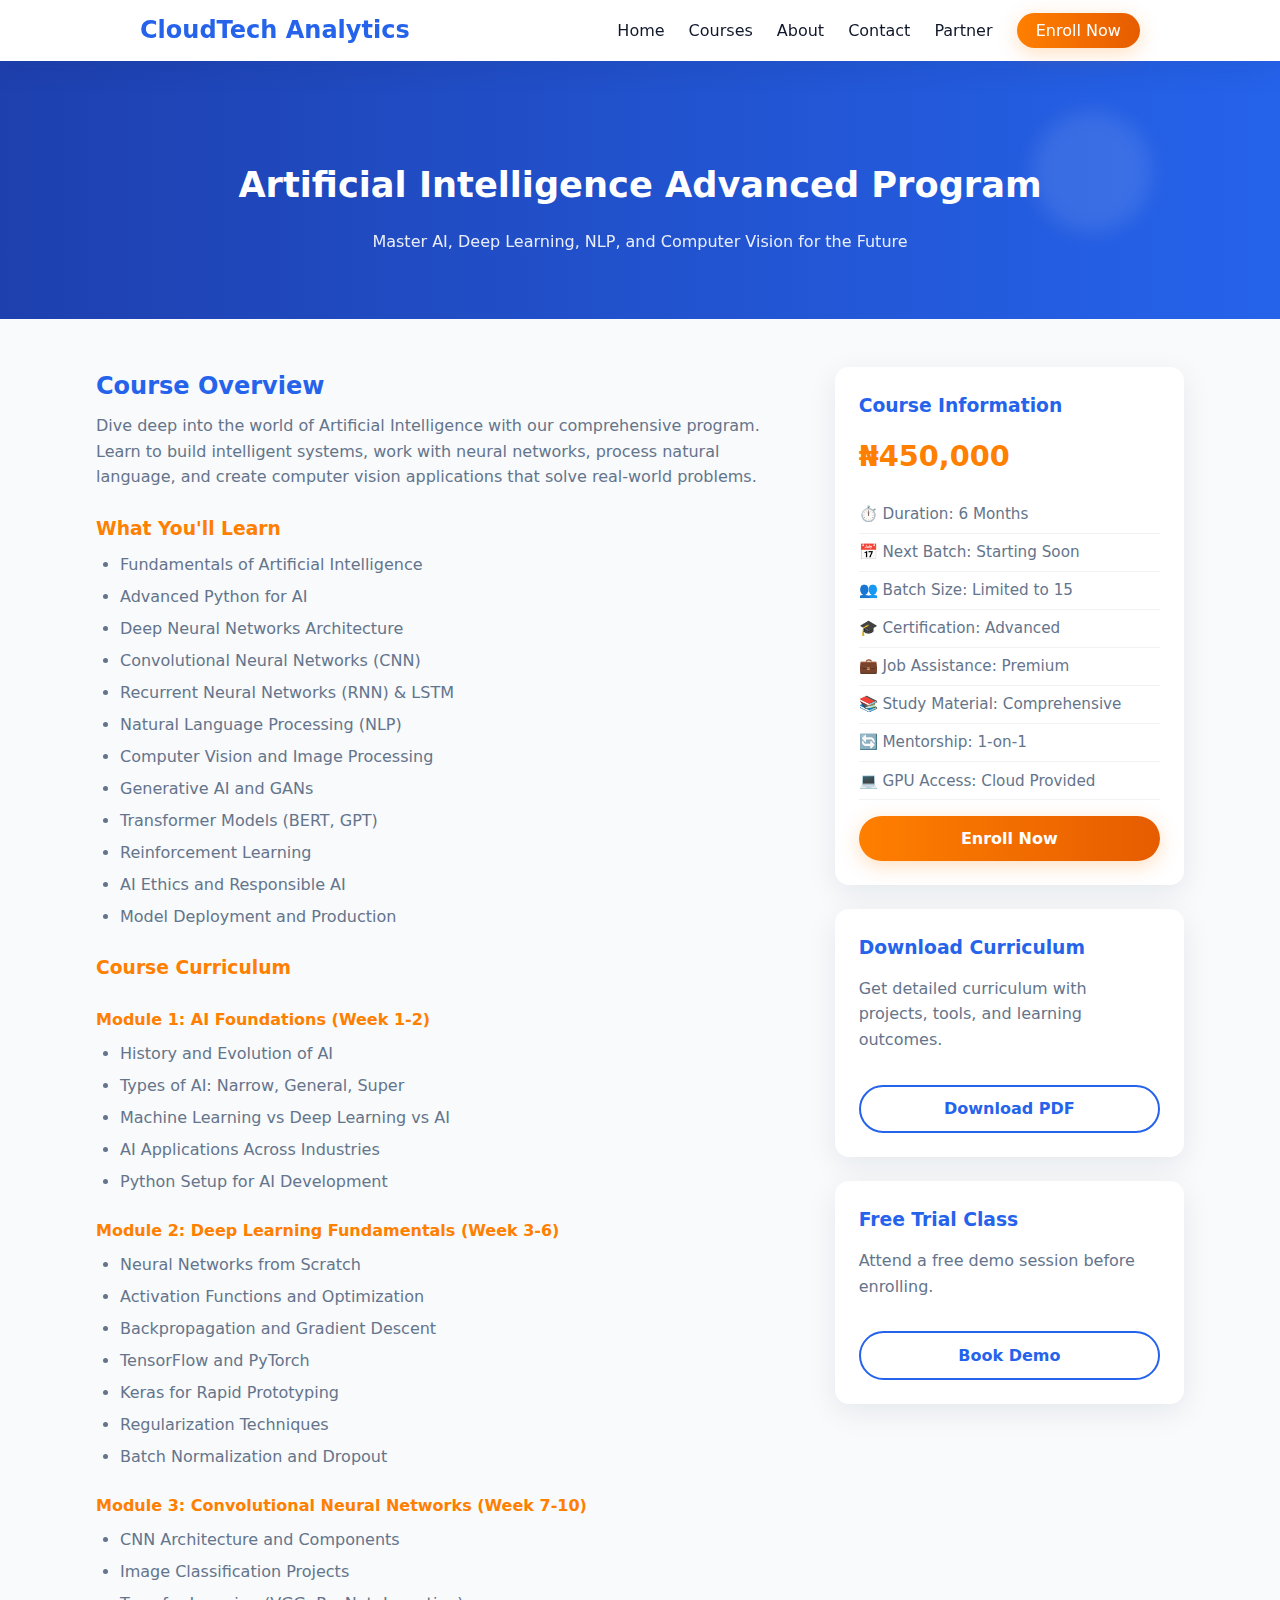
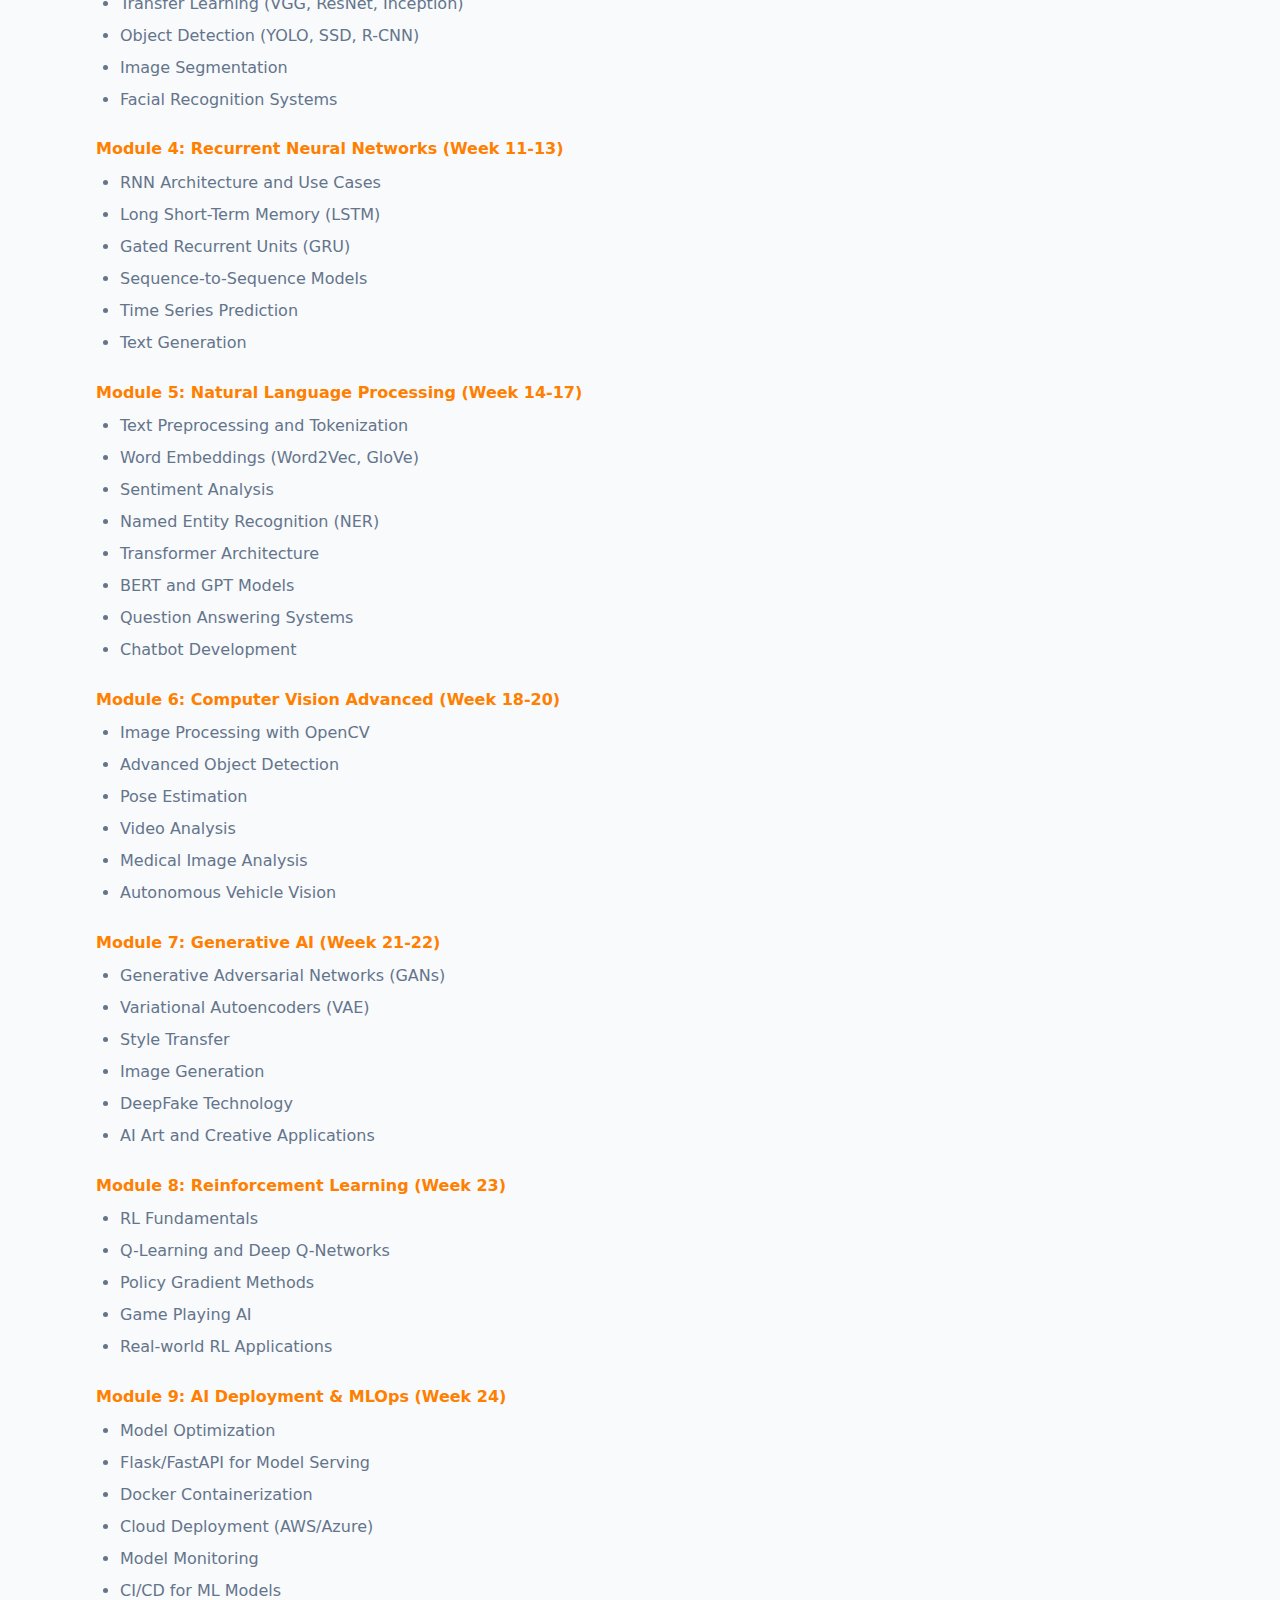
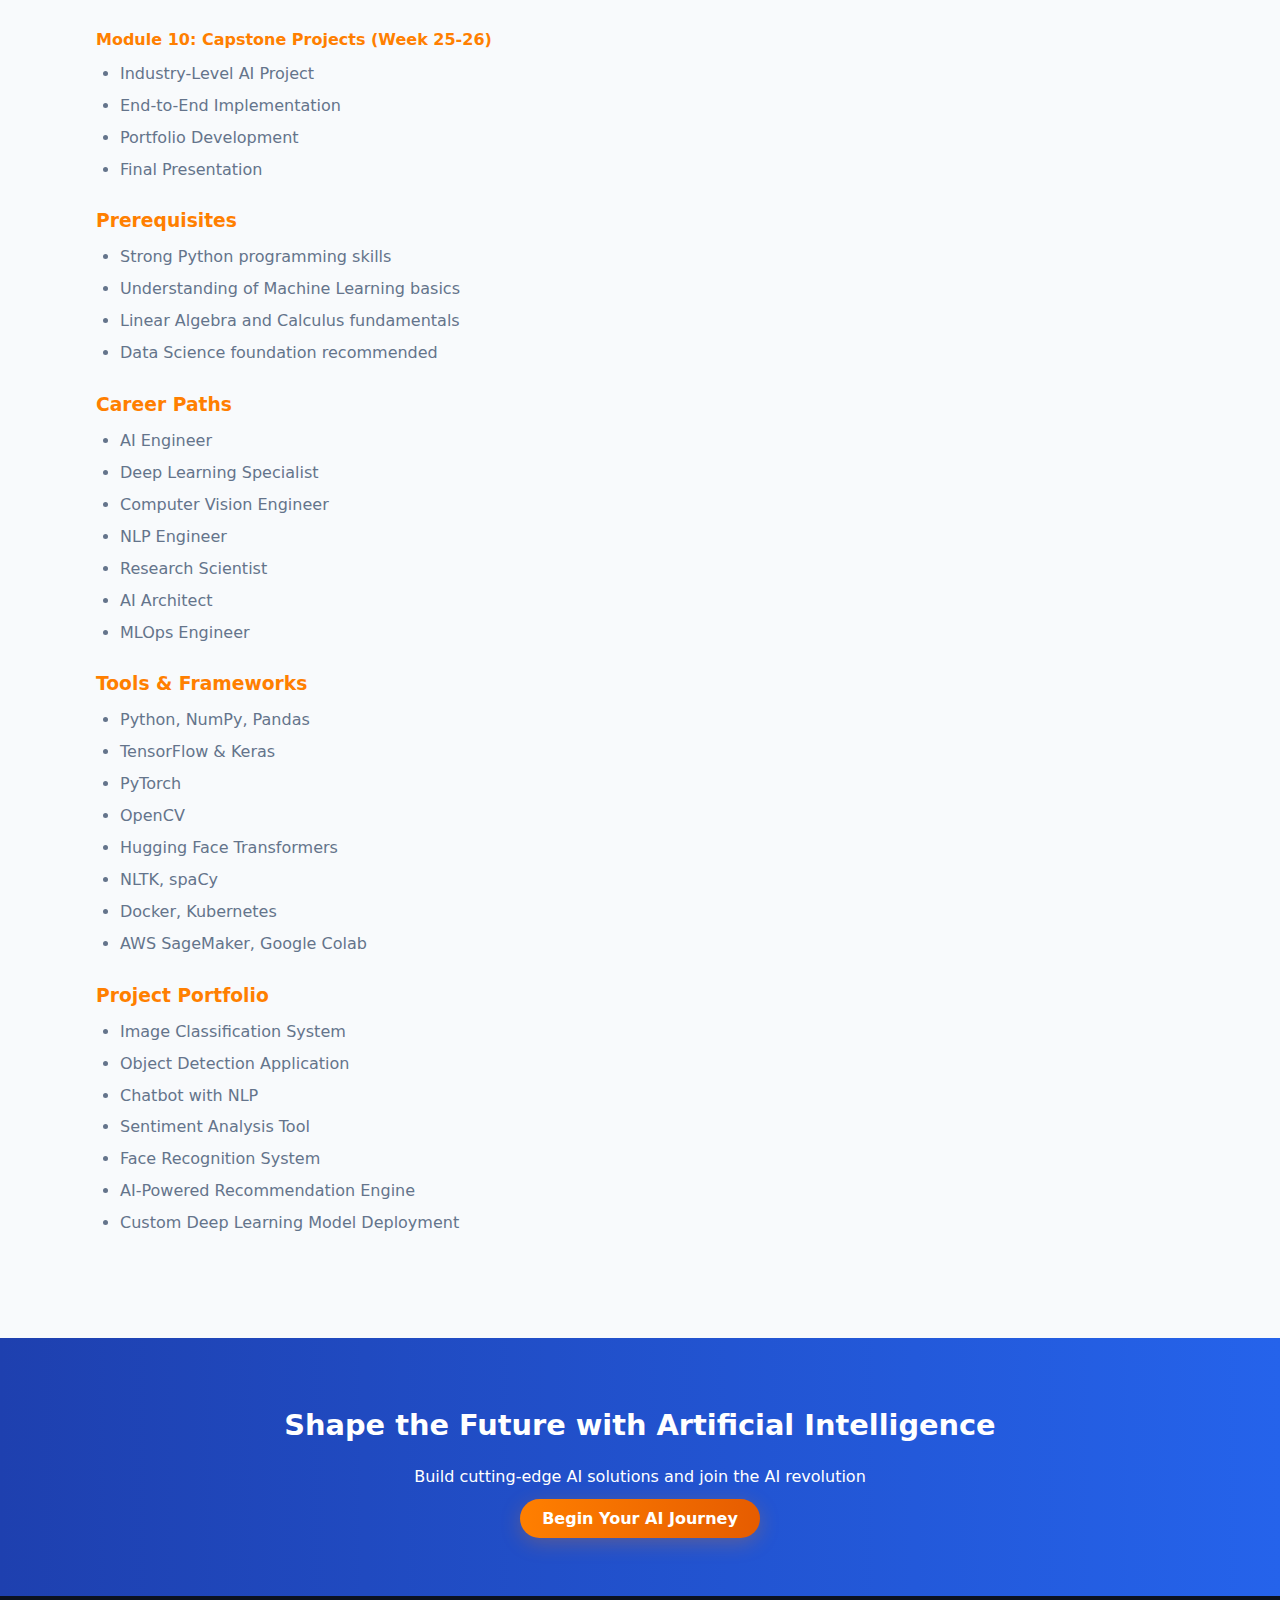
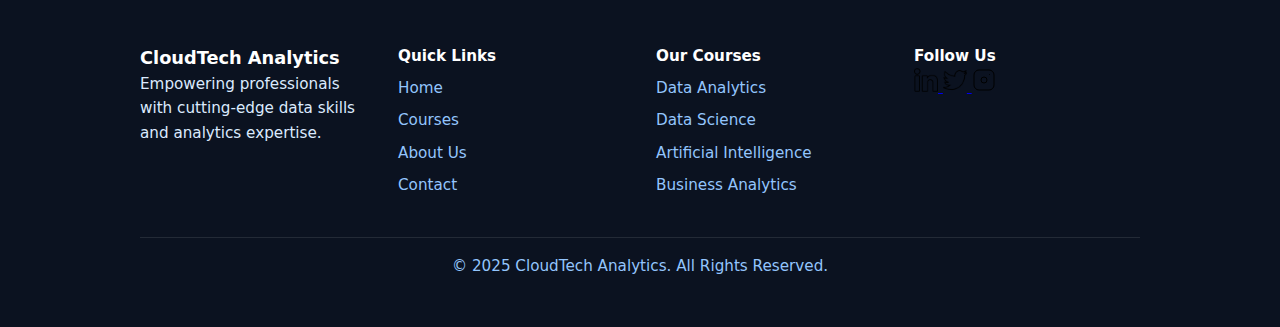
<file: ai-courses.html>
<!DOCTYPE html>
<html lang="en">
<head>
    <meta charset="UTF-8">
    <meta name="viewport" content="width=device-width, initial-scale=1.0">
    <title>Artificial Intelligence Course - CloudTech Analytics</title>
    <link rel="stylesheet" href="courses.css">
</head>
<body>
    <!-- Navigation -->
    <nav class="navbar">
        <div class="container">
            <div class="nav-wrapper">
                <div class="logo">
                    <h2>CloudTech Analytics</h2>
                </div>
                <ul class="nav-menu" id="navMenu">
                    <li><a href="index.html">Home</a></li>
                    <li><a href="index.html#courses">Courses</a></li>
                    <li><a href="index.html#about">About</a></li>
                    <li><a href="index.html#contact">Contact</a></li>
                    <li><a href="partner.html">Partner</a></li>
                    <li><a href="index.html#contact" class="btn-nav">Enroll Now</a></li>
                </ul>
                <div class="hamburger" id="hamburger">
                    <span></span>
                    <span></span>
                    <span></span>
                </div>
            </div>
        </div>
    </nav>

    <!-- Hero Section -->
    <section class="course-detail-hero">
        <div class="container">
            <h1>Artificial Intelligence Advanced Program</h1>
            <p>Master AI, Deep Learning, NLP, and Computer Vision for the Future</p>
        </div>
    </section>

    <!-- Course Details -->
    <section class="course-details">
        <div class="container">
            <div class="details-grid">
                <div class="course-content">
                    <h2>Course Overview</h2>
                    <p>Dive deep into the world of Artificial Intelligence with our comprehensive program. Learn to build intelligent systems, work with neural networks, process natural language, and create computer vision applications that solve real-world problems.</p>
                    
                    <h3>What You'll Learn</h3>
                    <ul>
                        <li>Fundamentals of Artificial Intelligence</li>
                        <li>Advanced Python for AI</li>
                        <li>Deep Neural Networks Architecture</li>
                        <li>Convolutional Neural Networks (CNN)</li>
                        <li>Recurrent Neural Networks (RNN) & LSTM</li>
                        <li>Natural Language Processing (NLP)</li>
                        <li>Computer Vision and Image Processing</li>
                        <li>Generative AI and GANs</li>
                        <li>Transformer Models (BERT, GPT)</li>
                        <li>Reinforcement Learning</li>
                        <li>AI Ethics and Responsible AI</li>
                        <li>Model Deployment and Production</li>
                    </ul>

                    <h3>Course Curriculum</h3>
                    
                    <h4>Module 1: AI Foundations (Week 1-2)</h4>
                    <ul>
                        <li>History and Evolution of AI</li>
                        <li>Types of AI: Narrow, General, Super</li>
                        <li>Machine Learning vs Deep Learning vs AI</li>
                        <li>AI Applications Across Industries</li>
                        <li>Python Setup for AI Development</li>
                    </ul>

                    <h4>Module 2: Deep Learning Fundamentals (Week 3-6)</h4>
                    <ul>
                        <li>Neural Networks from Scratch</li>
                        <li>Activation Functions and Optimization</li>
                        <li>Backpropagation and Gradient Descent</li>
                        <li>TensorFlow and PyTorch</li>
                        <li>Keras for Rapid Prototyping</li>
                        <li>Regularization Techniques</li>
                        <li>Batch Normalization and Dropout</li>
                    </ul>

                    <h4>Module 3: Convolutional Neural Networks (Week 7-10)</h4>
                    <ul>
                        <li>CNN Architecture and Components</li>
                        <li>Image Classification Projects</li>
                        <li>Transfer Learning (VGG, ResNet, Inception)</li>
                        <li>Object Detection (YOLO, SSD, R-CNN)</li>
                        <li>Image Segmentation</li>
                        <li>Facial Recognition Systems</li>
                    </ul>

                    <h4>Module 4: Recurrent Neural Networks (Week 11-13)</h4>
                    <ul>
                        <li>RNN Architecture and Use Cases</li>
                        <li>Long Short-Term Memory (LSTM)</li>
                        <li>Gated Recurrent Units (GRU)</li>
                        <li>Sequence-to-Sequence Models</li>
                        <li>Time Series Prediction</li>
                        <li>Text Generation</li>
                    </ul>

                    <h4>Module 5: Natural Language Processing (Week 14-17)</h4>
                    <ul>
                        <li>Text Preprocessing and Tokenization</li>
                        <li>Word Embeddings (Word2Vec, GloVe)</li>
                        <li>Sentiment Analysis</li>
                        <li>Named Entity Recognition (NER)</li>
                        <li>Transformer Architecture</li>
                        <li>BERT and GPT Models</li>
                        <li>Question Answering Systems</li>
                        <li>Chatbot Development</li>
                    </ul>

                    <h4>Module 6: Computer Vision Advanced (Week 18-20)</h4>
                    <ul>
                        <li>Image Processing with OpenCV</li>
                        <li>Advanced Object Detection</li>
                        <li>Pose Estimation</li>
                        <li>Video Analysis</li>
                        <li>Medical Image Analysis</li>
                        <li>Autonomous Vehicle Vision</li>
                    </ul>

                    <h4>Module 7: Generative AI (Week 21-22)</h4>
                    <ul>
                        <li>Generative Adversarial Networks (GANs)</li>
                        <li>Variational Autoencoders (VAE)</li>
                        <li>Style Transfer</li>
                        <li>Image Generation</li>
                        <li>DeepFake Technology</li>
                        <li>AI Art and Creative Applications</li>
                    </ul>

                    <h4>Module 8: Reinforcement Learning (Week 23)</h4>
                    <ul>
                        <li>RL Fundamentals</li>
                        <li>Q-Learning and Deep Q-Networks</li>
                        <li>Policy Gradient Methods</li>
                        <li>Game Playing AI</li>
                        <li>Real-world RL Applications</li>
                    </ul>

                    <h4>Module 9: AI Deployment & MLOps (Week 24)</h4>
                    <ul>
                        <li>Model Optimization</li>
                        <li>Flask/FastAPI for Model Serving</li>
                        <li>Docker Containerization</li>
                        <li>Cloud Deployment (AWS/Azure)</li>
                        <li>Model Monitoring</li>
                        <li>CI/CD for ML Models</li>
                    </ul>

                    <h4>Module 10: Capstone Projects (Week 25-26)</h4>
                    <ul>
                        <li>Industry-Level AI Project</li>
                        <li>End-to-End Implementation</li>
                        <li>Portfolio Development</li>
                        <li>Final Presentation</li>
                    </ul>

                    <h3>Prerequisites</h3>
                    <ul>
                        <li>Strong Python programming skills</li>
                        <li>Understanding of Machine Learning basics</li>
                        <li>Linear Algebra and Calculus fundamentals</li>
                        <li>Data Science foundation recommended</li>
                    </ul>

                    <h3>Career Paths</h3>
                    <ul>
                        <li>AI Engineer</li>
                        <li>Deep Learning Specialist</li>
                        <li>Computer Vision Engineer</li>
                        <li>NLP Engineer</li>
                        <li>Research Scientist</li>
                        <li>AI Architect</li>
                        <li>MLOps Engineer</li>
                    </ul>

                    <h3>Tools & Frameworks</h3>
                    <ul>
                        <li>Python, NumPy, Pandas</li>
                        <li>TensorFlow & Keras</li>
                        <li>PyTorch</li>
                        <li>OpenCV</li>
                        <li>Hugging Face Transformers</li>
                        <li>NLTK, spaCy</li>
                        <li>Docker, Kubernetes</li>
                        <li>AWS SageMaker, Google Colab</li>
                    </ul>

                    <h3>Project Portfolio</h3>
                    <ul>
                        <li>Image Classification System</li>
                        <li>Object Detection Application</li>
                        <li>Chatbot with NLP</li>
                        <li>Sentiment Analysis Tool</li>
                        <li>Face Recognition System</li>
                        <li>AI-Powered Recommendation Engine</li>
                        <li>Custom Deep Learning Model Deployment</li>
                    </ul>
                </div>

                <div class="course-sidebar">
                    <div class="enrollment-card">
                        <h3>Course Information</h3>
                        <div class="price">₦450,000</div>
                        <ul>
                            <li>⏱️ Duration: 6 Months</li>
                            <li>📅 Next Batch: Starting Soon</li>
                            <li>👥 Batch Size: Limited to 15</li>
                            <li>🎓 Certification: Advanced</li>
                            <li>💼 Job Assistance: Premium</li>
                            <li>📚 Study Material: Comprehensive</li>
                            <li>🔄 Mentorship: 1-on-1</li>
                            <li>💻 GPU Access: Cloud Provided</li>
                        </ul>
                        <a href="index.html#contact" class="btn btn-primary">Enroll Now</a>
                    </div>

                    <div class="enrollment-card">
                        <h3>Download Curriculum</h3>
                        <p style="color: #64748b; margin-bottom: 1rem;">Get detailed curriculum with projects, tools, and learning outcomes.</p>
                        <a href="#" class="btn btn-secondary" style="color: #2563eb; border-color: #2563eb;">Download PDF</a>
                    </div>

                    <div class="enrollment-card">
                        <h3>Free Trial Class</h3>
                        <p style="color: #64748b; margin-bottom: 1rem;">Attend a free demo session before enrolling.</p>
                        <a href="index.html#contact" class="btn btn-secondary" style="color: #2563eb; border-color: #2563eb;">Book Demo</a>
                    </div>
                </div>
            </div>
        </div>
    </section>

    <!-- Call to Action -->
    <section class="consultation">
        <div class="container">
            <div class="consultation-content">
                <h2>Shape the Future with Artificial Intelligence</h2>
                <p>Build cutting-edge AI solutions and join the AI revolution</p>
                <a href="index.html#contact" class="btn btn-primary">Begin Your AI Journey</a>
            </div>
        </div>
    </section>

    <!-- Footer -->
    <footer class="footer">
        <div class="container">
            <div class="footer-content">
                <div class="footer-section">
                    <h3>CloudTech Analytics</h3>
                    <p>Empowering professionals with cutting-edge data skills and analytics expertise.</p>
                </div>
                <div class="footer-section">
                    <h4>Quick Links</h4>
                    <ul>
                        <li><a href="index.html">Home</a></li>
                        <li><a href="index.html#courses">Courses</a></li>
                        <li><a href="index.html#about">About Us</a></li>
                        <li><a href="index.html#contact">Contact</a></li>
                    </ul>
                </div>
                <div class="footer-section">
                    <h4>Our Courses</h4>
                    <ul>
                        <li><a href="data-analytics.html">Data Analytics</a></li>
                        <li><a href="data-science.html">Data Science</a></li>
                        <li><a href="ai-course.html">Artificial Intelligence</a></li>
                        <li><a href="business-analytics.html">Business Analytics</a></li>
                    </ul>
                </div>
                <div class="footer-section">
                    <h4>Follow Us</h4>
                    <div class="social-links d-flex gap-3 align-items-center">
                        <a href="https://www.linkedin.com/company/108231854/admin/page-posts/published/" target="_blank" aria-label="LinkedIn">
                            <img src="images/linkedin.png" alt="LinkedIn" width="24">
                        </a>
                        <a href="https://twitter.com/cloudtechanalytics" target="_blank" aria-label="Twitter">
                            <img src="images/twitter.png" alt="Twitter" width="24">
                        </a>
                        <a href="https://instagram.com/cloudtechanalytics" target="_blank" aria-label="Instagram">
                            <svg width="24" height="24" viewBox="0 0 24 24" fill="none" xmlns="http://www.w3.org/2000/svg" aria-hidden="true">
                              <rect x="2" y="2" width="20" height="20" rx="5" stroke="#000" stroke-width="1"/>
                              <circle cx="12" cy="12" r="3" stroke="#000" stroke-width="1" />
                              <circle cx="17.5" cy="6.5" r="0.5" fill="#000" />
                            </svg>
                        </a>
                    </div>
                </div>
            </div>
            <div class="footer-bottom">
                <p>&copy; 2025 CloudTech Analytics. All Rights Reserved.</p>
            </div>
        </div>
    </footer>

    <script src="script.js"></script>
</body>
</html>
</file>
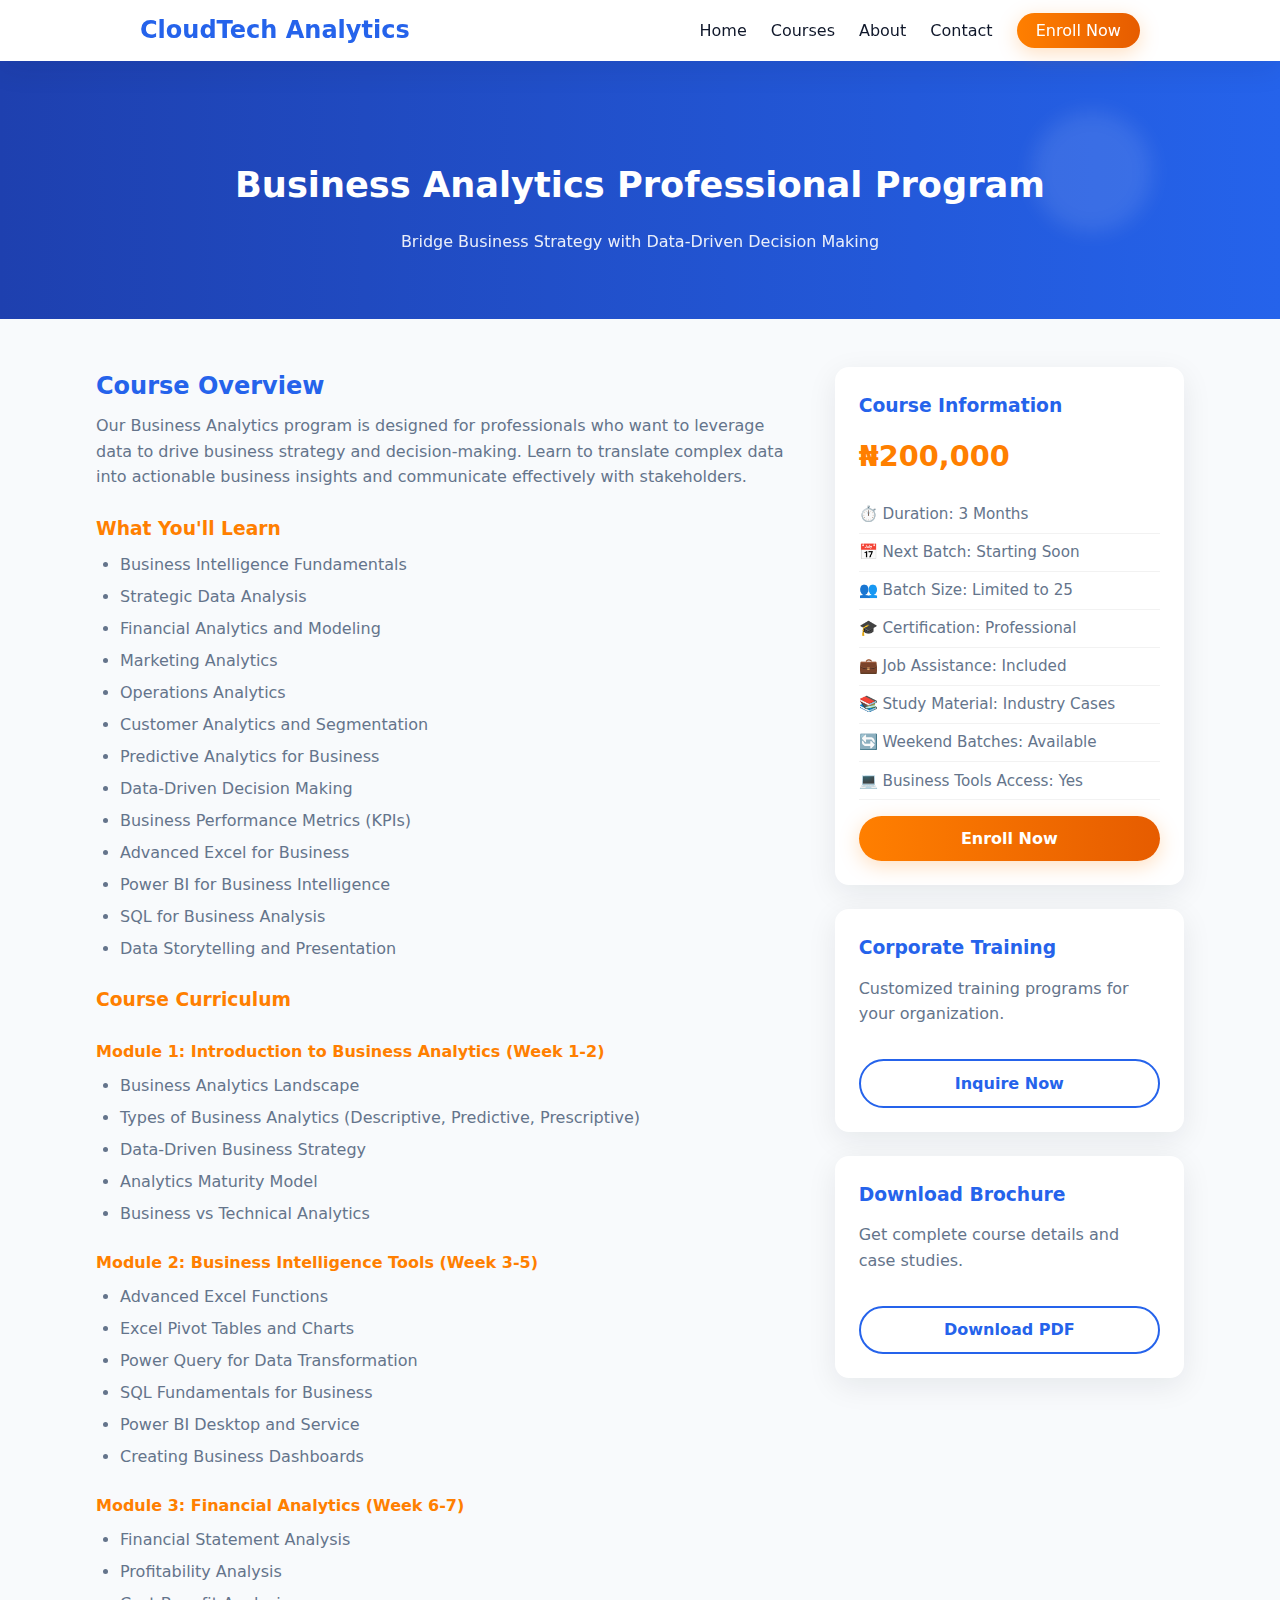
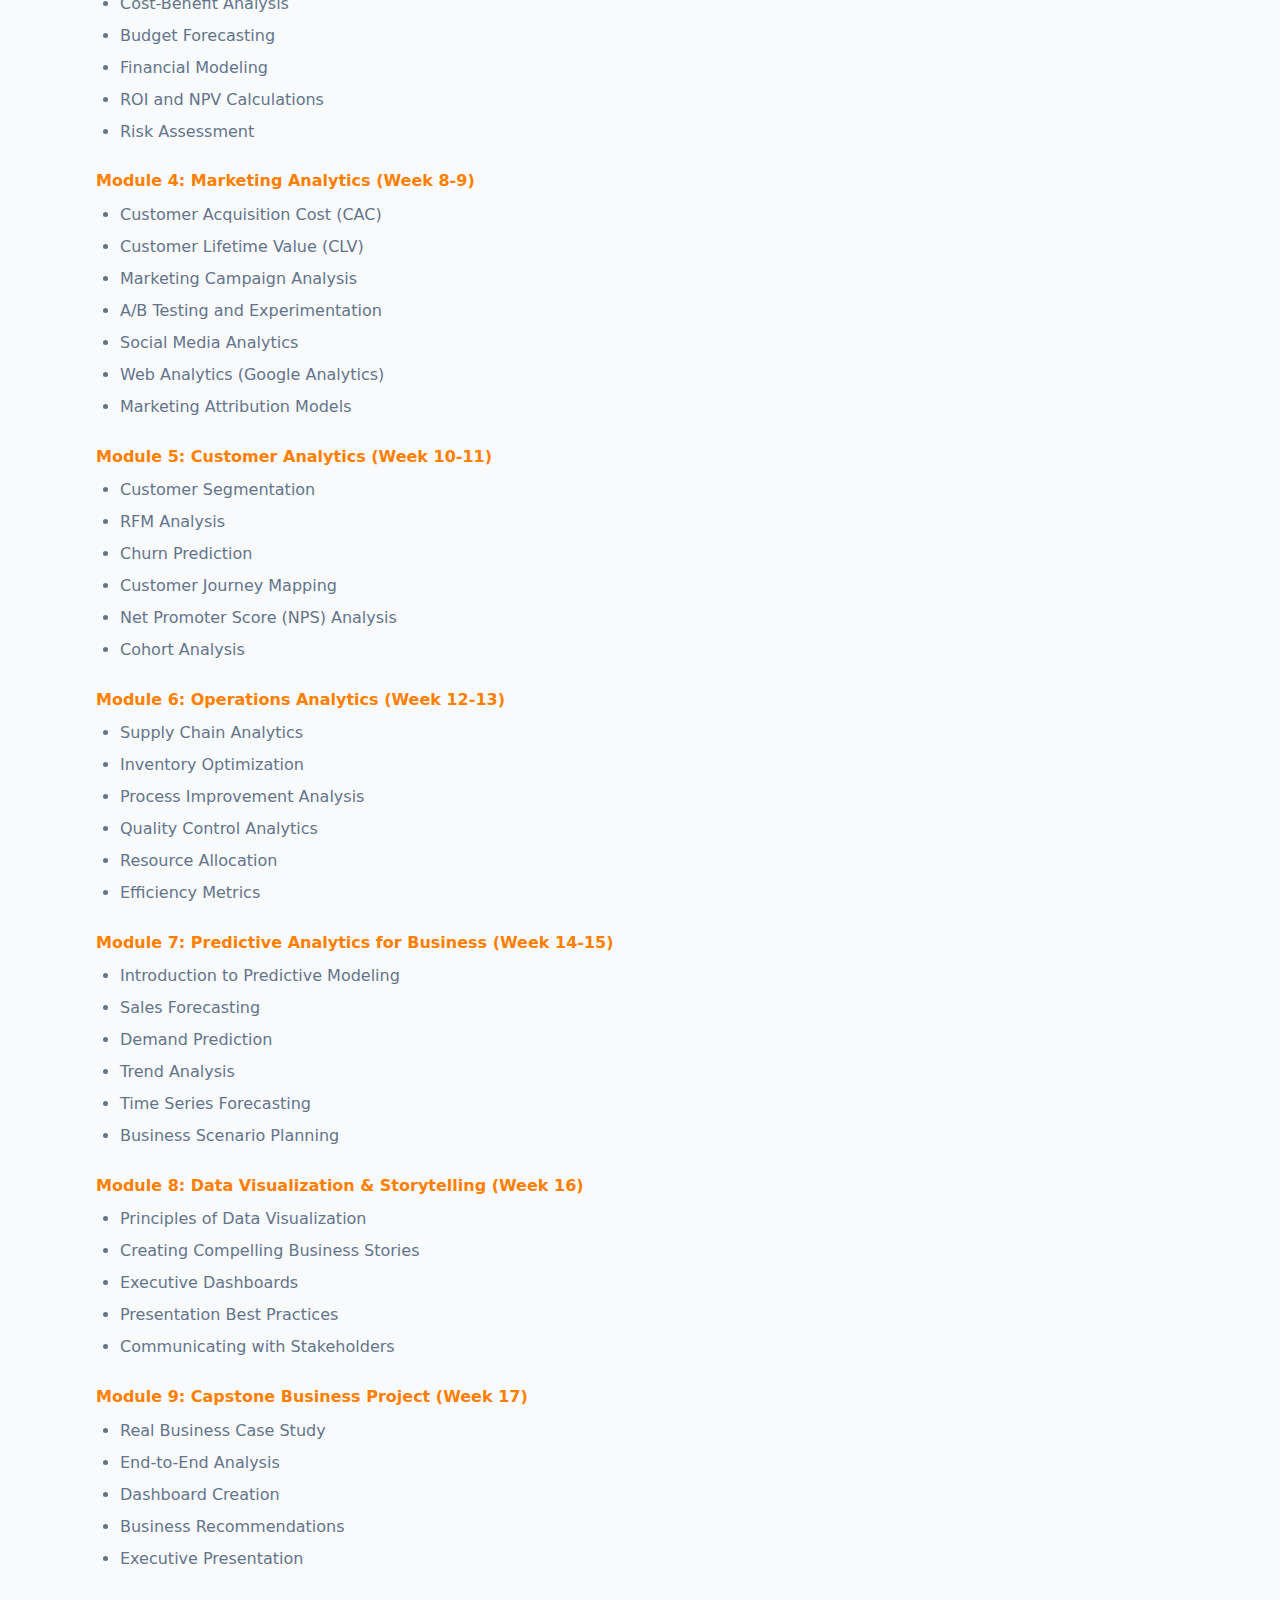
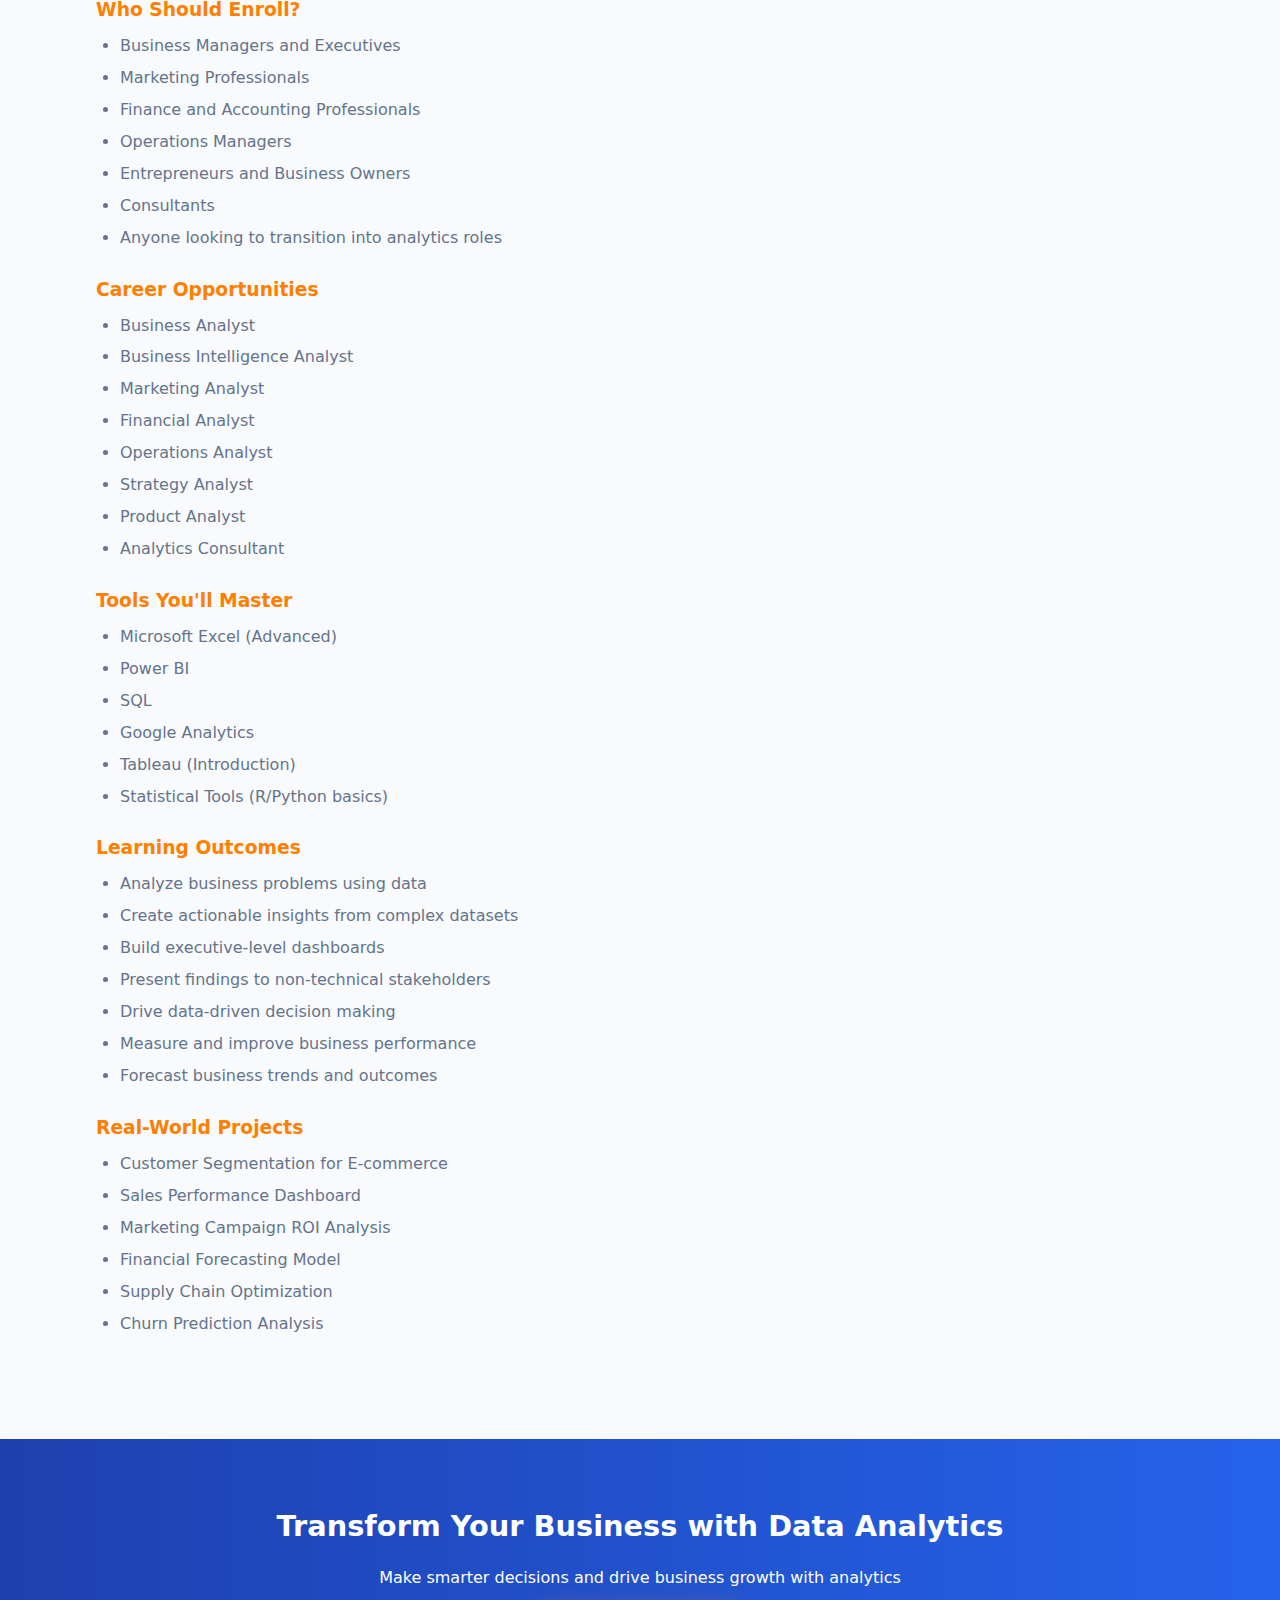
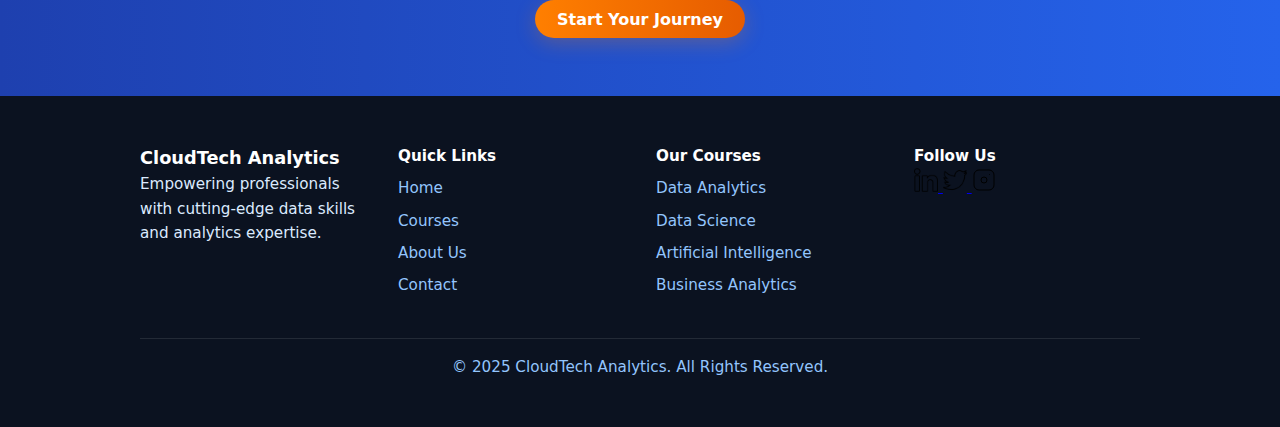
<file: business-analytics.html>
<!DOCTYPE html>
<html lang="en">
<head>
    <meta charset="UTF-8">
    <meta name="viewport" content="width=device-width, initial-scale=1.0">
    <title>Business Analytics Course - CloudTech Analytics</title>
    <link rel="stylesheet" href="courses.css">
</head>
<body>
    <!-- Navigation -->
    <nav class="navbar">
        <div class="container">
            <div class="nav-wrapper">
                <div class="logo">
                    <h2>CloudTech Analytics</h2>
                </div>
                <ul class="nav-menu" id="navMenu">
                    <li><a href="index.html">Home</a></li>
                    <li><a href="index.html#courses">Courses</a></li>
                    <li><a href="index.html#about">About</a></li>
                    <li><a href="index.html#contact">Contact</a></li>
                    <li><a href="index.html#contact" class="btn-nav">Enroll Now</a></li>
                </ul>
                <div class="hamburger" id="hamburger">
                    <span></span>
                    <span></span>
                    <span></span>
                </div>
            </div>
        </div>
    </nav>

    <!-- Hero Section -->
    <section class="course-detail-hero">
        <div class="container">
            <h1>Business Analytics Professional Program</h1>
            <p>Bridge Business Strategy with Data-Driven Decision Making</p>
        </div>
    </section>

    <!-- Course Details -->
    <section class="course-details">
        <div class="container">
            <div class="details-grid">
                <div class="course-content">
                    <h2>Course Overview</h2>
                    <p>Our Business Analytics program is designed for professionals who want to leverage data to drive business strategy and decision-making. Learn to translate complex data into actionable business insights and communicate effectively with stakeholders.</p>
                    
                    <h3>What You'll Learn</h3>
                    <ul>
                        <li>Business Intelligence Fundamentals</li>
                        <li>Strategic Data Analysis</li>
                        <li>Financial Analytics and Modeling</li>
                        <li>Marketing Analytics</li>
                        <li>Operations Analytics</li>
                        <li>Customer Analytics and Segmentation</li>
                        <li>Predictive Analytics for Business</li>
                        <li>Data-Driven Decision Making</li>
                        <li>Business Performance Metrics (KPIs)</li>
                        <li>Advanced Excel for Business</li>
                        <li>Power BI for Business Intelligence</li>
                        <li>SQL for Business Analysis</li>
                        <li>Data Storytelling and Presentation</li>
                    </ul>

                    <h3>Course Curriculum</h3>
                    
                    <h4>Module 1: Introduction to Business Analytics (Week 1-2)</h4>
                    <ul>
                        <li>Business Analytics Landscape</li>
                        <li>Types of Business Analytics (Descriptive, Predictive, Prescriptive)</li>
                        <li>Data-Driven Business Strategy</li>
                        <li>Analytics Maturity Model</li>
                        <li>Business vs Technical Analytics</li>
                    </ul>

                    <h4>Module 2: Business Intelligence Tools (Week 3-5)</h4>
                    <ul>
                        <li>Advanced Excel Functions</li>
                        <li>Excel Pivot Tables and Charts</li>
                        <li>Power Query for Data Transformation</li>
                        <li>SQL Fundamentals for Business</li>
                        <li>Power BI Desktop and Service</li>
                        <li>Creating Business Dashboards</li>
                    </ul>

                    <h4>Module 3: Financial Analytics (Week 6-7)</h4>
                    <ul>
                        <li>Financial Statement Analysis</li>
                        <li>Profitability Analysis</li>
                        <li>Cost-Benefit Analysis</li>
                        <li>Budget Forecasting</li>
                        <li>Financial Modeling</li>
                        <li>ROI and NPV Calculations</li>
                        <li>Risk Assessment</li>
                    </ul>

                    <h4>Module 4: Marketing Analytics (Week 8-9)</h4>
                    <ul>
                        <li>Customer Acquisition Cost (CAC)</li>
                        <li>Customer Lifetime Value (CLV)</li>
                        <li>Marketing Campaign Analysis</li>
                        <li>A/B Testing and Experimentation</li>
                        <li>Social Media Analytics</li>
                        <li>Web Analytics (Google Analytics)</li>
                        <li>Marketing Attribution Models</li>
                    </ul>

                    <h4>Module 5: Customer Analytics (Week 10-11)</h4>
                    <ul>
                        <li>Customer Segmentation</li>
                        <li>RFM Analysis</li>
                        <li>Churn Prediction</li>
                        <li>Customer Journey Mapping</li>
                        <li>Net Promoter Score (NPS) Analysis</li>
                        <li>Cohort Analysis</li>
                    </ul>

                    <h4>Module 6: Operations Analytics (Week 12-13)</h4>
                    <ul>
                        <li>Supply Chain Analytics</li>
                        <li>Inventory Optimization</li>
                        <li>Process Improvement Analysis</li>
                        <li>Quality Control Analytics</li>
                        <li>Resource Allocation</li>
                        <li>Efficiency Metrics</li>
                    </ul>

                    <h4>Module 7: Predictive Analytics for Business (Week 14-15)</h4>
                    <ul>
                        <li>Introduction to Predictive Modeling</li>
                        <li>Sales Forecasting</li>
                        <li>Demand Prediction</li>
                        <li>Trend Analysis</li>
                        <li>Time Series Forecasting</li>
                        <li>Business Scenario Planning</li>
                    </ul>

                    <h4>Module 8: Data Visualization & Storytelling (Week 16)</h4>
                    <ul>
                        <li>Principles of Data Visualization</li>
                        <li>Creating Compelling Business Stories</li>
                        <li>Executive Dashboards</li>
                        <li>Presentation Best Practices</li>
                        <li>Communicating with Stakeholders</li>
                    </ul>

                    <h4>Module 9: Capstone Business Project (Week 17)</h4>
                    <ul>
                        <li>Real Business Case Study</li>
                        <li>End-to-End Analysis</li>
                        <li>Dashboard Creation</li>
                        <li>Business Recommendations</li>
                        <li>Executive Presentation</li>
                    </ul>

                    <h3>Who Should Enroll?</h3>
                    <ul>
                        <li>Business Managers and Executives</li>
                        <li>Marketing Professionals</li>
                        <li>Finance and Accounting Professionals</li>
                        <li>Operations Managers</li>
                        <li>Entrepreneurs and Business Owners</li>
                        <li>Consultants</li>
                        <li>Anyone looking to transition into analytics roles</li>
                    </ul>

                    <h3>Career Opportunities</h3>
                    <ul>
                        <li>Business Analyst</li>
                        <li>Business Intelligence Analyst</li>
                        <li>Marketing Analyst</li>
                        <li>Financial Analyst</li>
                        <li>Operations Analyst</li>
                        <li>Strategy Analyst</li>
                        <li>Product Analyst</li>
                        <li>Analytics Consultant</li>
                    </ul>

                    <h3>Tools You'll Master</h3>
                    <ul>
                        <li>Microsoft Excel (Advanced)</li>
                        <li>Power BI</li>
                        <li>SQL</li>
                        <li>Google Analytics</li>
                        <li>Tableau (Introduction)</li>
                        <li>Statistical Tools (R/Python basics)</li>
                    </ul>

                    <h3>Learning Outcomes</h3>
                    <ul>
                        <li>Analyze business problems using data</li>
                        <li>Create actionable insights from complex datasets</li>
                        <li>Build executive-level dashboards</li>
                        <li>Present findings to non-technical stakeholders</li>
                        <li>Drive data-driven decision making</li>
                        <li>Measure and improve business performance</li>
                        <li>Forecast business trends and outcomes</li>
                    </ul>

                    <h3>Real-World Projects</h3>
                    <ul>
                        <li>Customer Segmentation for E-commerce</li>
                        <li>Sales Performance Dashboard</li>
                        <li>Marketing Campaign ROI Analysis</li>
                        <li>Financial Forecasting Model</li>
                        <li>Supply Chain Optimization</li>
                        <li>Churn Prediction Analysis</li>
                    </ul>
                </div>

                <div class="course-sidebar">
                    <div class="enrollment-card">
                        <h3>Course Information</h3>
                        <div class="price">₦200,000</div>
                        <ul>
                            <li>⏱️ Duration: 3 Months</li>
                            <li>📅 Next Batch: Starting Soon</li>
                            <li>👥 Batch Size: Limited to 25</li>
                            <li>🎓 Certification: Professional</li>
                            <li>💼 Job Assistance: Included</li>
                            <li>📚 Study Material: Industry Cases</li>
                            <li>🔄 Weekend Batches: Available</li>
                            <li>💻 Business Tools Access: Yes</li>
                        </ul>
                        <a href="index.html#contact" class="btn btn-primary">Enroll Now</a>
                    </div>

                    <div class="enrollment-card">
                        <h3>Corporate Training</h3>
                        <p style="color: #64748b; margin-bottom: 1rem;">Customized training programs for your organization.</p>
                        <a href="index.html#contact" class="btn btn-secondary" style="color: #2563eb; border-color: #2563eb;">Inquire Now</a>
                    </div>

                    <div class="enrollment-card">
                        <h3>Download Brochure</h3>
                        <p style="color: #64748b; margin-bottom: 1rem;">Get complete course details and case studies.</p>
                        <a href="#" class="btn btn-secondary" style="color: #2563eb; border-color: #2563eb;">Download PDF</a>
                    </div>
                </div>
            </div>
        </div>
    </section>

    <!-- Call to Action -->
    <section class="consultation">
        <div class="container">
            <div class="consultation-content">
                <h2>Transform Your Business with Data Analytics</h2>
                <p>Make smarter decisions and drive business growth with analytics</p>
                <a href="index.html#contact" class="btn btn-primary">Start Your Journey</a>
            </div>
        </div>
    </section>

    <!-- Footer -->
    <footer class="footer">
        <div class="container">
            <div class="footer-content">
                <div class="footer-section">
                    <h3>CloudTech Analytics</h3>
                    <p>Empowering professionals with cutting-edge data skills and analytics expertise.</p>
                </div>
                <div class="footer-section">
                    <h4>Quick Links</h4>
                    <ul>
                        <li><a href="index.html">Home</a></li>
                        <li><a href="index.html#courses">Courses</a></li>
                        <li><a href="index.html#about">About Us</a></li>
                        <li><a href="index.html#contact">Contact</a></li>
                    </ul>
                </div>
                <div class="footer-section">
                    <h4>Our Courses</h4>
                    <ul>
                        <li><a href="data-analytics.html">Data Analytics</a></li>
                        <li><a href="data-science.html">Data Science</a></li>
                        <li><a href="ai-course.html">Artificial Intelligence</a></li>
                        <li><a href="business-analytics.html">Business Analytics</a></li>
                    </ul>
                </div>
                <div class="footer-section">
                    <h4>Follow Us</h4>
                    <div class="social-links d-flex gap-3 align-items-center">
                        <a href="https://www.linkedin.com/company/108231854/admin/page-posts/published/" target="_blank" aria-label="LinkedIn">
                            <img src="images/linkedin.png" alt="LinkedIn" width="24">
                        </a>
                        <a href="https://twitter.com/cloudtechanalytics" target="_blank" aria-label="Twitter">
                            <img src="images/twitter.png" alt="Twitter" width="24">
                        </a>
                        <a href="https://instagram.com/cloudtechanalytics" target="_blank" aria-label="Instagram">
                            <svg width="24" height="24" viewBox="0 0 24 24" fill="none" xmlns="http://www.w3.org/2000/svg" aria-hidden="true">
                              <rect x="2" y="2" width="20" height="20" rx="5" stroke="#000" stroke-width="1"/>
                              <circle cx="12" cy="12" r="3" stroke="#000" stroke-width="1" />
                              <circle cx="17.5" cy="6.5" r="0.5" fill="#000" />
                            </svg>
                        </a>
                    </div>
                </div>
            </div>
            <div class="footer-bottom">
                <p>&copy; 2025 CloudTech Analytics. All Rights Reserved.</p>
            </div>
        </div>
    </footer>

    <script src="script.js"></script>
</body>
</html>
</file>
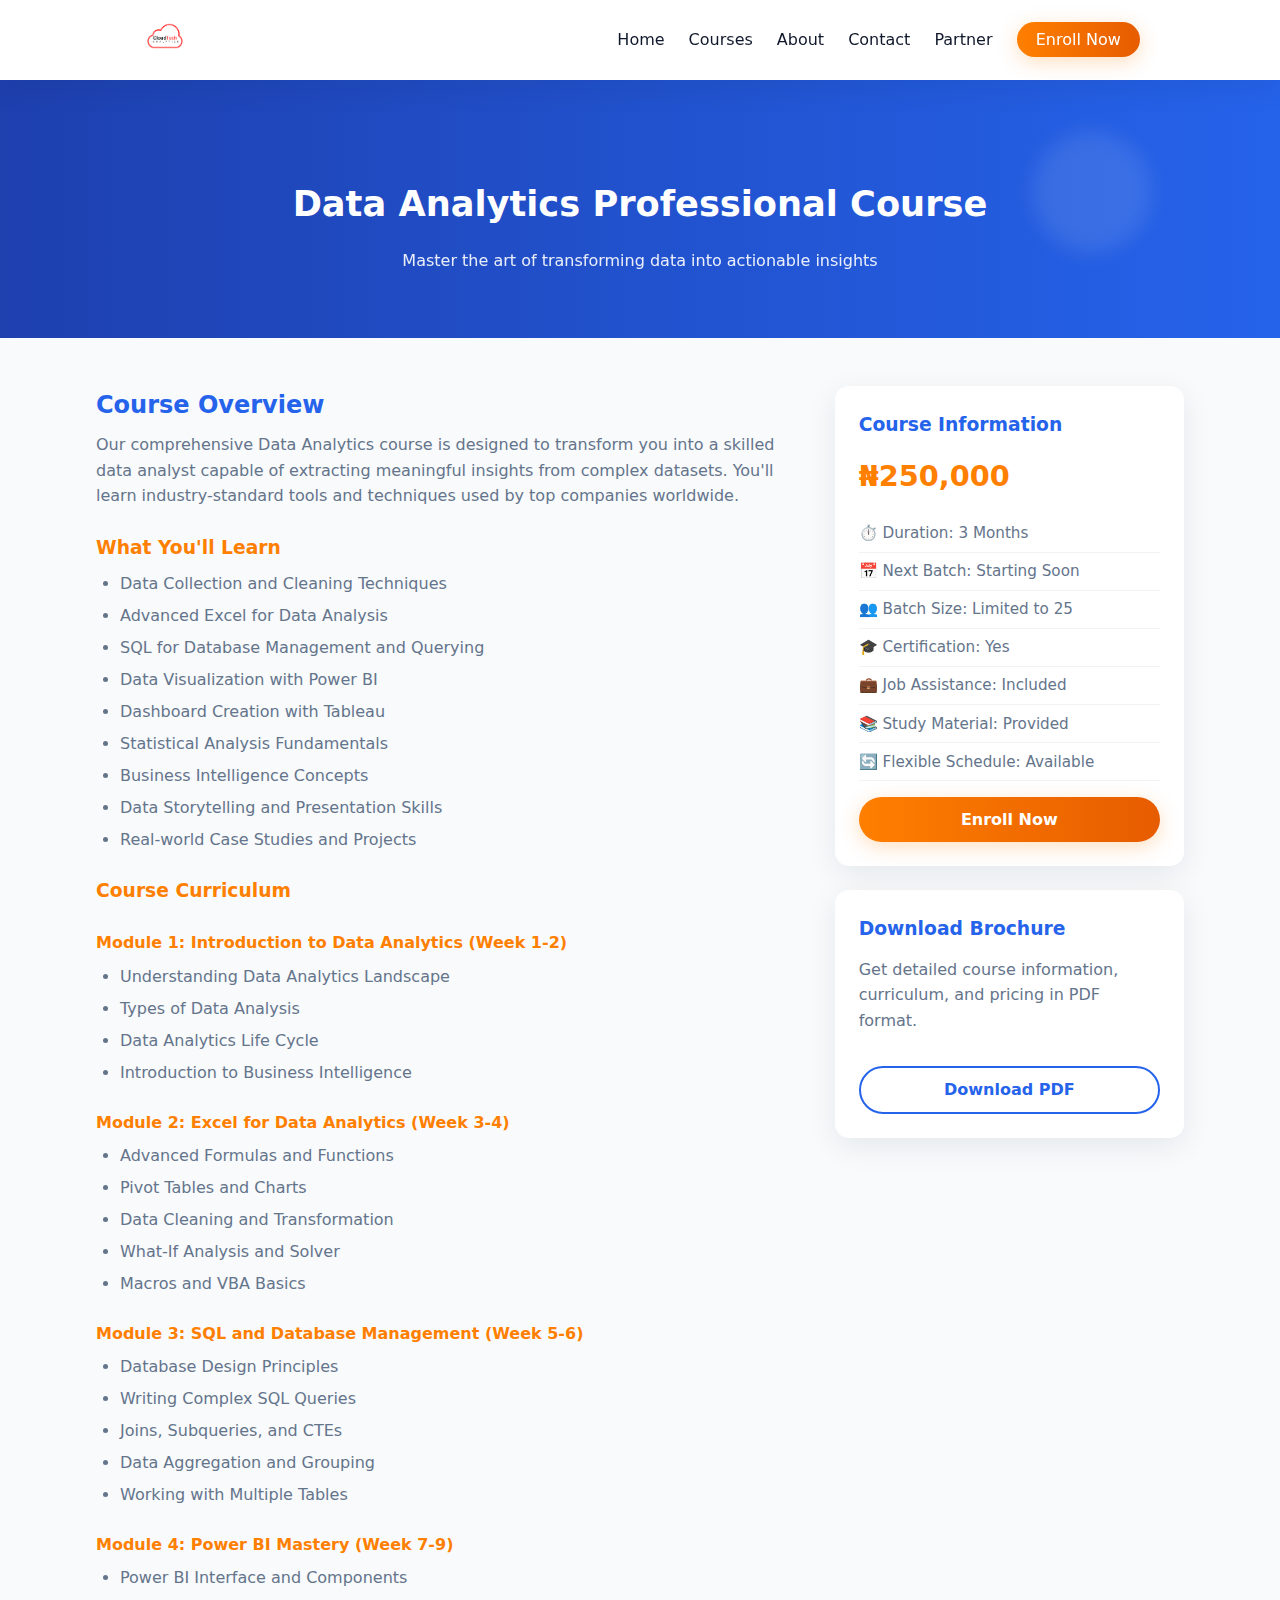
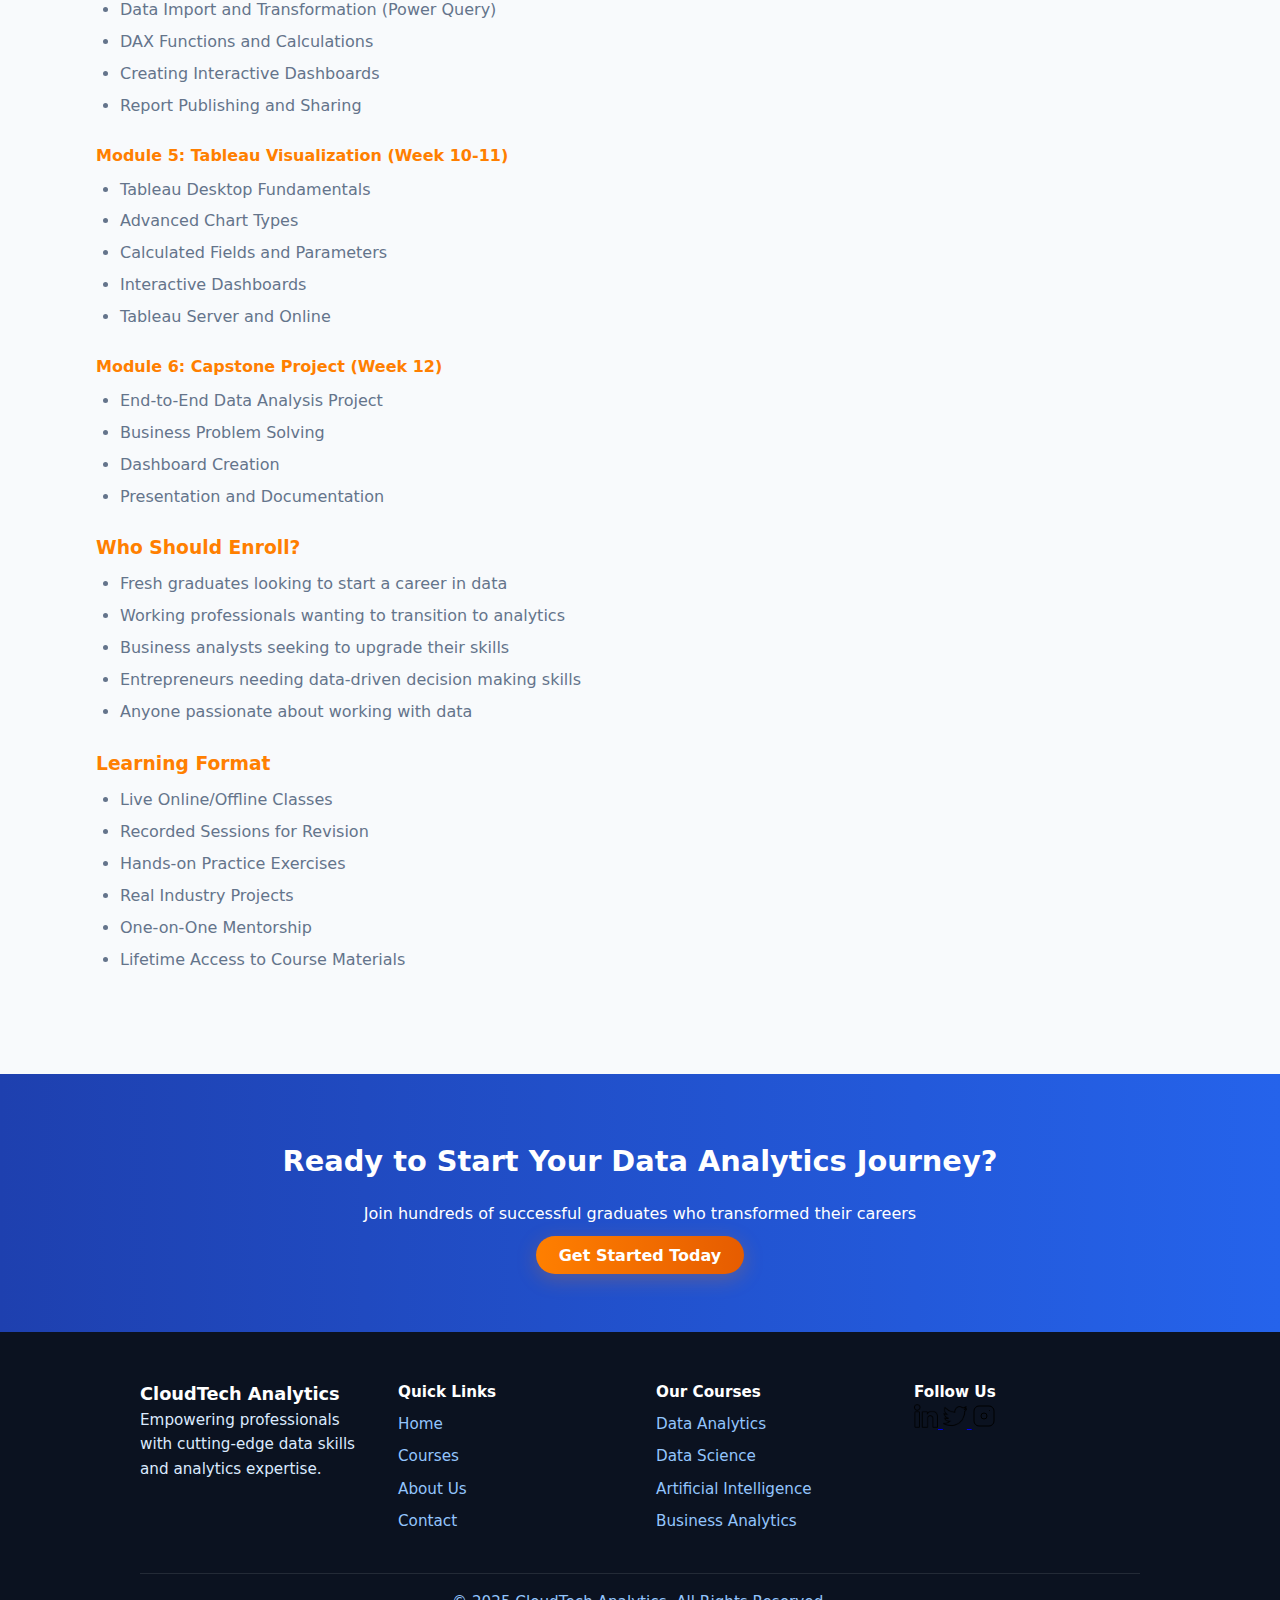
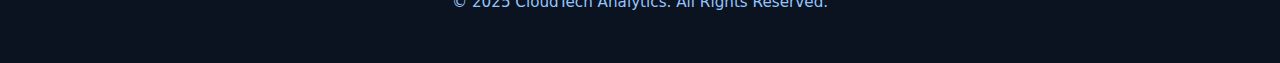
<file: data-analytics.html>
<!DOCTYPE html>
<html lang="en">
<head>
    <meta charset="UTF-8">
    <meta name="viewport" content="width=device-width, initial-scale=1.0">
    <title>Data Analytics Course - CloudTech Analytics</title>
    <link rel="stylesheet" href="courses.css">
</head>
<body>
    <!-- Navigation -->
    <nav class="navbar">
        <div class="container">
            <div class="nav-wrapper">
                <div class="logo">
                    <img src="images/logo.png" height="50" class="me-2" alt="CloudTech Logo">
                </div>
                <ul class="nav-menu" id="navMenu">
                    <li><a href="index.html">Home</a></li>
                    <li><a href="index.html#courses">Courses</a></li>
                    <li><a href="index.html#about">About</a></li>
                    <li><a href="index.html#contact">Contact</a></li>
                    <li><a href="partner.html">Partner</a></li>
                    <li><a href="index.html#contact" class="btn-nav">Enroll Now</a></li>
                </ul>
                <div class="hamburger" id="hamburger">
                    <span></span>
                    <span></span>
                    <span></span>
                </div>
            </div>
        </div>
    </nav>

    <!-- Hero Section -->
    <section class="course-detail-hero">
        <div class="container">
            <h1>Data Analytics Professional Course</h1>
            <p>Master the art of transforming data into actionable insights</p>
        </div>
    </section>

    <!-- Course Details -->
    <section class="course-details">
        <div class="container">
            <div class="details-grid">
                <div class="course-content">
                    <h2>Course Overview</h2>
                    <p>Our comprehensive Data Analytics course is designed to transform you into a skilled data analyst capable of extracting meaningful insights from complex datasets. You'll learn industry-standard tools and techniques used by top companies worldwide.</p>
                    
                    <h3>What You'll Learn</h3>
                    <ul>
                        <li>Data Collection and Cleaning Techniques</li>
                        <li>Advanced Excel for Data Analysis</li>
                        <li>SQL for Database Management and Querying</li>
                        <li>Data Visualization with Power BI</li>
                        <li>Dashboard Creation with Tableau</li>
                        <li>Statistical Analysis Fundamentals</li>
                        <li>Business Intelligence Concepts</li>
                        <li>Data Storytelling and Presentation Skills</li>
                        <li>Real-world Case Studies and Projects</li>
                    </ul>

                    <h3>Course Curriculum</h3>
                    
                    <h4>Module 1: Introduction to Data Analytics (Week 1-2)</h4>
                    <ul>
                        <li>Understanding Data Analytics Landscape</li>
                        <li>Types of Data Analysis</li>
                        <li>Data Analytics Life Cycle</li>
                        <li>Introduction to Business Intelligence</li>
                    </ul>

                    <h4>Module 2: Excel for Data Analytics (Week 3-4)</h4>
                    <ul>
                        <li>Advanced Formulas and Functions</li>
                        <li>Pivot Tables and Charts</li>
                        <li>Data Cleaning and Transformation</li>
                        <li>What-If Analysis and Solver</li>
                        <li>Macros and VBA Basics</li>
                    </ul>

                    <h4>Module 3: SQL and Database Management (Week 5-6)</h4>
                    <ul>
                        <li>Database Design Principles</li>
                        <li>Writing Complex SQL Queries</li>
                        <li>Joins, Subqueries, and CTEs</li>
                        <li>Data Aggregation and Grouping</li>
                        <li>Working with Multiple Tables</li>
                    </ul>

                    <h4>Module 4: Power BI Mastery (Week 7-9)</h4>
                    <ul>
                        <li>Power BI Interface and Components</li>
                        <li>Data Import and Transformation (Power Query)</li>
                        <li>DAX Functions and Calculations</li>
                        <li>Creating Interactive Dashboards</li>
                        <li>Report Publishing and Sharing</li>
                    </ul>

                    <h4>Module 5: Tableau Visualization (Week 10-11)</h4>
                    <ul>
                        <li>Tableau Desktop Fundamentals</li>
                        <li>Advanced Chart Types</li>
                        <li>Calculated Fields and Parameters</li>
                        <li>Interactive Dashboards</li>
                        <li>Tableau Server and Online</li>
                    </ul>

                    <h4>Module 6: Capstone Project (Week 12)</h4>
                    <ul>
                        <li>End-to-End Data Analysis Project</li>
                        <li>Business Problem Solving</li>
                        <li>Dashboard Creation</li>
                        <li>Presentation and Documentation</li>
                    </ul>

                    <h3>Who Should Enroll?</h3>
                    <ul>
                        <li>Fresh graduates looking to start a career in data</li>
                        <li>Working professionals wanting to transition to analytics</li>
                        <li>Business analysts seeking to upgrade their skills</li>
                        <li>Entrepreneurs needing data-driven decision making skills</li>
                        <li>Anyone passionate about working with data</li>
                    </ul>

                    <h3>Learning Format</h3>
                    <ul>
                        <li>Live Online/Offline Classes</li>
                        <li>Recorded Sessions for Revision</li>
                        <li>Hands-on Practice Exercises</li>
                        <li>Real Industry Projects</li>
                        <li>One-on-One Mentorship</li>
                        <li>Lifetime Access to Course Materials</li>
                    </ul>
                </div>

                <div class="course-sidebar">
                    <div class="enrollment-card">
                        <h3>Course Information</h3>
                        <div class="price">₦250,000</div>
                        <ul>
                            <li>⏱️ Duration: 3 Months</li>
                            <li>📅 Next Batch: Starting Soon</li>
                            <li>👥 Batch Size: Limited to 25</li>
                            <li>🎓 Certification: Yes</li>
                            <li>💼 Job Assistance: Included</li>
                            <li>📚 Study Material: Provided</li>
                            <li>🔄 Flexible Schedule: Available</li>
                        </ul>
                        <a href="index.html#contact" class="btn btn-primary">Enroll Now</a>
                    </div>

                    <div class="enrollment-card">
                        <h3>Download Brochure</h3>
                        <p style="color: #64748b; margin-bottom: 1rem;">Get detailed course information, curriculum, and pricing in PDF format.</p>
                        <a href="#" class="btn btn-secondary" style="color: #2563eb; border-color: #2563eb;">Download PDF</a>
                    </div>
                </div>
            </div>
        </div>
    </section>

    <!-- Call to Action -->
    <section class="consultation">
        <div class="container">
            <div class="consultation-content">
                <h2>Ready to Start Your Data Analytics Journey?</h2>
                <p>Join hundreds of successful graduates who transformed their careers</p>
                <a href="index.html#contact" class="btn btn-primary">Get Started Today</a>
            </div>
        </div>
    </section>

    <!-- Footer -->
    <footer class="footer">
        <div class="container">
            <div class="footer-content">
                <div class="footer-section">
                    <h3>CloudTech Analytics</h3>
                    <p>Empowering professionals with cutting-edge data skills and analytics expertise.</p>
                </div>
                <div class="footer-section">
                    <h4>Quick Links</h4>
                    <ul>
                        <li><a href="index.html">Home</a></li>
                        <li><a href="index.html#courses">Courses</a></li>
                        <li><a href="index.html#about">About Us</a></li>
                        <li><a href="index.html#contact">Contact</a></li>
                    </ul>
                </div>
                <div class="footer-section">
                    <h4>Our Courses</h4>
                    <ul>
                        <li><a href="data-analytics.html">Data Analytics</a></li>
                        <li><a href="data-science.html">Data Science</a></li>
                        <li><a href="ai-course.html">Artificial Intelligence</a></li>
                        <li><a href="business-analytics.html">Business Analytics</a></li>
                    </ul>
                </div>
                <div class="footer-section">
                    <h4>Follow Us</h4>
                    <div class="social-links d-flex gap-3 align-items-center">
                        <a href="https://www.linkedin.com/company/108231854/admin/page-posts/published/" target="_blank" aria-label="LinkedIn">
                            <img src="images/linkedin.png" alt="LinkedIn" width="24">
                        </a>
                        <a href="https://twitter.com/cloudtechanalytics" target="_blank" aria-label="Twitter">
                            <img src="images/twitter.png" alt="Twitter" width="24">
                        </a>
                        <a href="https://instagram.com/cloudtechanalytics" target="_blank" aria-label="Instagram">
                            <svg width="24" height="24" viewBox="0 0 24 24" fill="none" xmlns="http://www.w3.org/2000/svg" aria-hidden="true">
                              <rect x="2" y="2" width="20" height="20" rx="5" stroke="#000" stroke-width="1"/>
                              <circle cx="12" cy="12" r="3" stroke="#000" stroke-width="1" />
                              <circle cx="17.5" cy="6.5" r="0.5" fill="#000" />
                            </svg>
                        </a>
                    </div>
                </div>
            </div>
            <div class="footer-bottom">
                <p>&copy; 2025 CloudTech Analytics. All Rights Reserved.</p>
            </div>
        </div>
    </footer>

    <script src="script.js"></script>
</body>
</html>
</file>
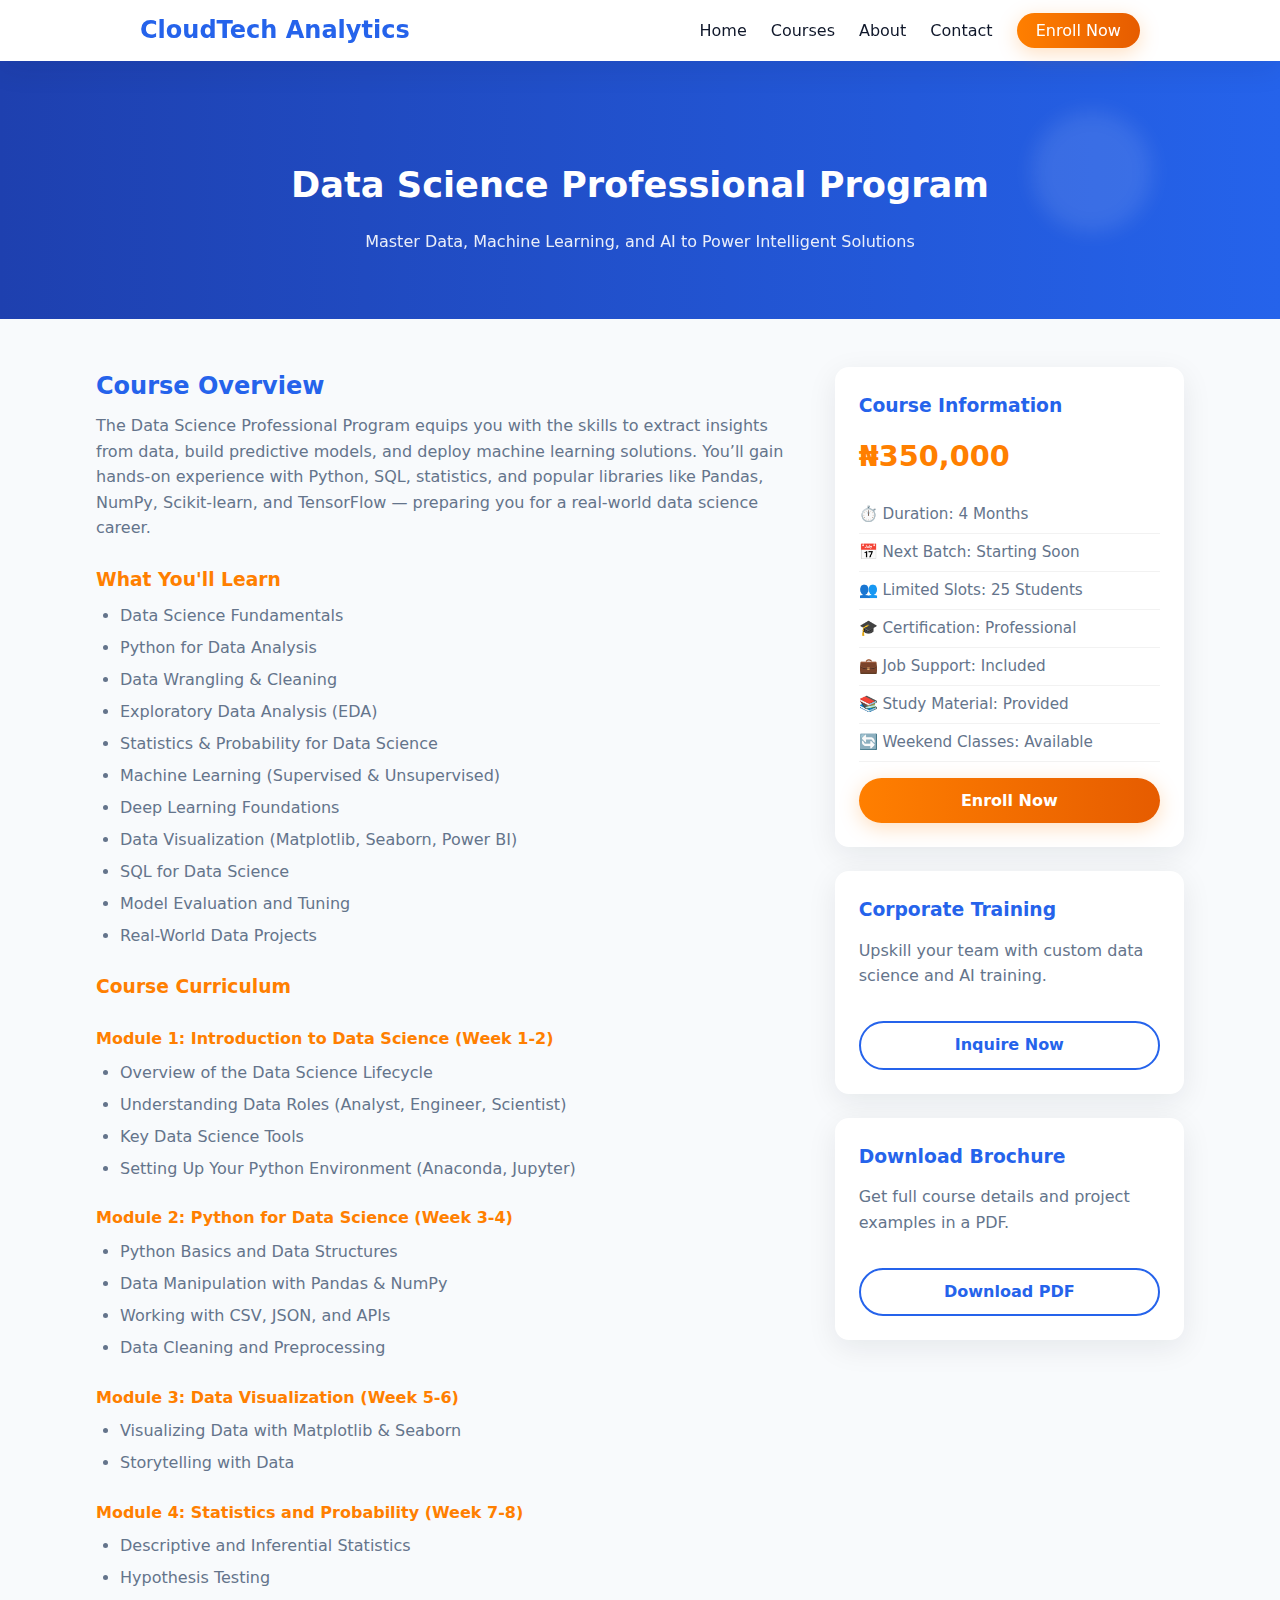
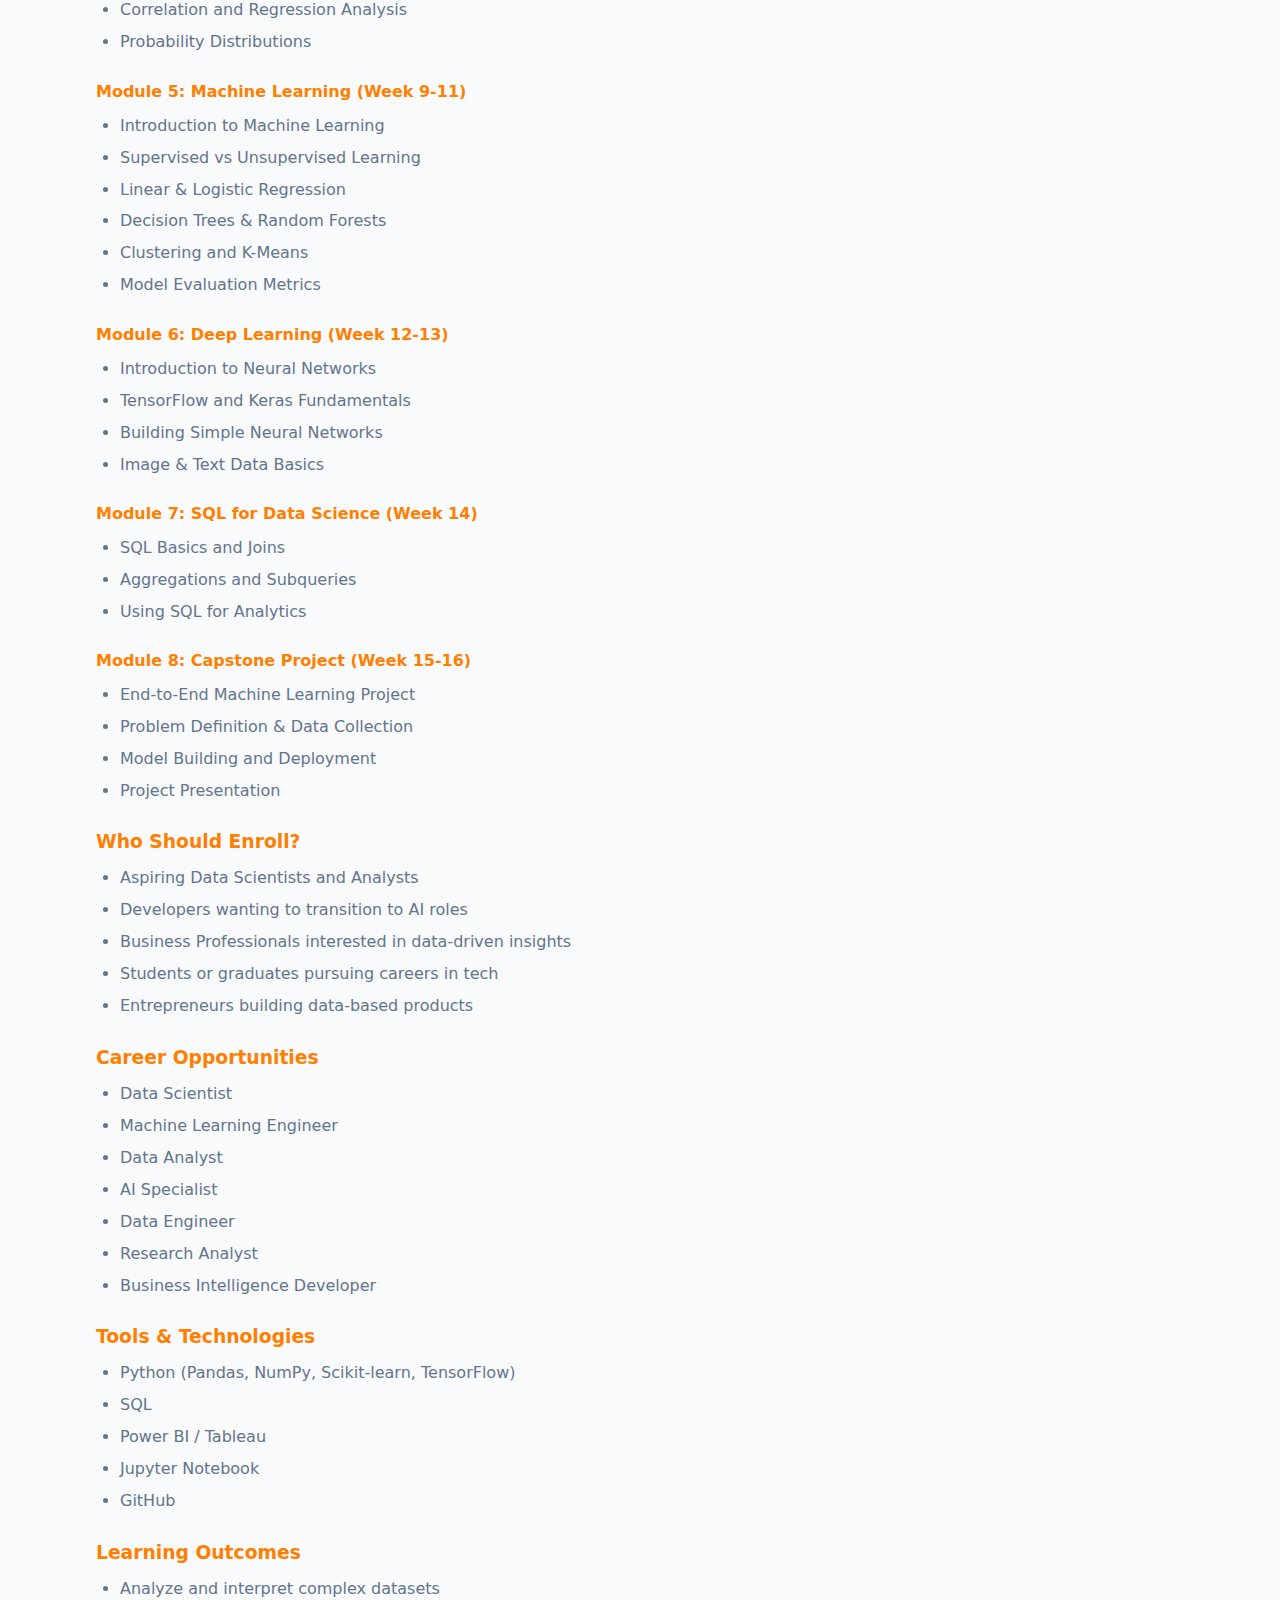
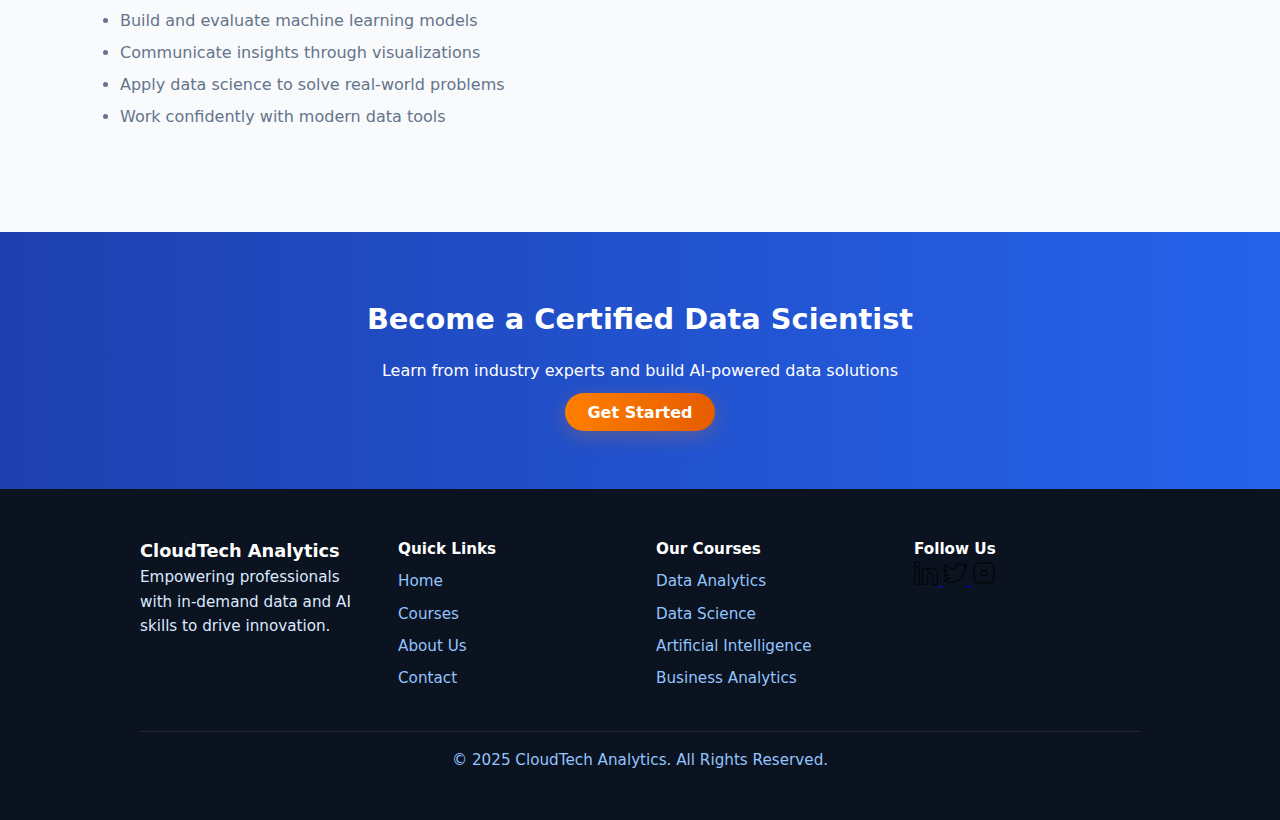
<file: data-science.html>
<!DOCTYPE html>
<html lang="en">
<head>
  <meta charset="UTF-8" />
  <meta name="viewport" content="width=device-width, initial-scale=1.0" />
  <title>Data Science Course - CloudTech Analytics</title>
  <link rel="stylesheet" href="courses.css" />
</head>
<body>
  <!-- Navigation -->
  <nav class="navbar">
    <div class="container">
      <div class="nav-wrapper">
        <div class="logo">
          <h2>CloudTech Analytics</h2>
        </div>
        <ul class="nav-menu" id="navMenu">
          <li><a href="index.html">Home</a></li>
          <li><a href="index.html#courses">Courses</a></li>
          <li><a href="index.html#about">About</a></li>
          <li><a href="index.html#contact">Contact</a></li>
          <li><a href="index.html#contact" class="btn-nav">Enroll Now</a></li>
        </ul>
        <div class="hamburger" id="hamburger">
          <span></span>
          <span></span>
          <span></span>
        </div>
      </div>
    </div>
  </nav>

  <!-- Hero Section -->
  <section class="course-detail-hero">
    <div class="container">
      <h1>Data Science Professional Program</h1>
      <p>Master Data, Machine Learning, and AI to Power Intelligent Solutions</p>
    </div>
  </section>

  <!-- Course Details -->
  <section class="course-details">
    <div class="container">
      <div class="details-grid">
        <div class="course-content">
          <h2>Course Overview</h2>
          <p>
            The Data Science Professional Program equips you with the skills to extract insights from data, build predictive models, and deploy machine learning solutions. 
            You’ll gain hands-on experience with Python, SQL, statistics, and popular libraries like Pandas, NumPy, Scikit-learn, and TensorFlow — preparing you for a real-world data science career.
          </p>

          <h3>What You'll Learn</h3>
          <ul>
            <li>Data Science Fundamentals</li>
            <li>Python for Data Analysis</li>
            <li>Data Wrangling & Cleaning</li>
            <li>Exploratory Data Analysis (EDA)</li>
            <li>Statistics & Probability for Data Science</li>
            <li>Machine Learning (Supervised & Unsupervised)</li>
            <li>Deep Learning Foundations</li>
            <li>Data Visualization (Matplotlib, Seaborn, Power BI)</li>
            <li>SQL for Data Science</li>
            <li>Model Evaluation and Tuning</li>
            <li>Real-World Data Projects</li>
          </ul>

          <h3>Course Curriculum</h3>

          <h4>Module 1: Introduction to Data Science (Week 1-2)</h4>
          <ul>
            <li>Overview of the Data Science Lifecycle</li>
            <li>Understanding Data Roles (Analyst, Engineer, Scientist)</li>
            <li>Key Data Science Tools</li>
            <li>Setting Up Your Python Environment (Anaconda, Jupyter)</li>
          </ul>

          <h4>Module 2: Python for Data Science (Week 3-4)</h4>
          <ul>
            <li>Python Basics and Data Structures</li>
            <li>Data Manipulation with Pandas & NumPy</li>
            <li>Working with CSV, JSON, and APIs</li>
            <li>Data Cleaning and Preprocessing</li>
          </ul>

          <h4>Module 3: Data Visualization (Week 5-6)</h4>
          <ul>
            <li>Visualizing Data with Matplotlib & Seaborn</li>
            <li>Storytelling with Data</li>
          </ul>

          <h4>Module 4: Statistics and Probability (Week 7-8)</h4>
          <ul>
            <li>Descriptive and Inferential Statistics</li>
            <li>Hypothesis Testing</li>
            <li>Correlation and Regression Analysis</li>
            <li>Probability Distributions</li>
          </ul>

          <h4>Module 5: Machine Learning (Week 9-11)</h4>
          <ul>
            <li>Introduction to Machine Learning</li>
            <li>Supervised vs Unsupervised Learning</li>
            <li>Linear & Logistic Regression</li>
            <li>Decision Trees & Random Forests</li>
            <li>Clustering and K-Means</li>
            <li>Model Evaluation Metrics</li>
          </ul>

          <h4>Module 6: Deep Learning (Week 12-13)</h4>
          <ul>
            <li>Introduction to Neural Networks</li>
            <li>TensorFlow and Keras Fundamentals</li>
            <li>Building Simple Neural Networks</li>
            <li>Image & Text Data Basics</li>
          </ul>

          <h4>Module 7: SQL for Data Science (Week 14)</h4>
          <ul>
            <li>SQL Basics and Joins</li>
            <li>Aggregations and Subqueries</li>
            <li>Using SQL for Analytics</li>
          </ul>

          <h4>Module 8: Capstone Project (Week 15-16)</h4>
          <ul>
            <li>End-to-End Machine Learning Project</li>
            <li>Problem Definition & Data Collection</li>
            <li>Model Building and Deployment</li>
            <li>Project Presentation</li>
          </ul>

          <h3>Who Should Enroll?</h3>
          <ul>
            <li>Aspiring Data Scientists and Analysts</li>
            <li>Developers wanting to transition to AI roles</li>
            <li>Business Professionals interested in data-driven insights</li>
            <li>Students or graduates pursuing careers in tech</li>
            <li>Entrepreneurs building data-based products</li>
          </ul>

          <h3>Career Opportunities</h3>
          <ul>
            <li>Data Scientist</li>
            <li>Machine Learning Engineer</li>
            <li>Data Analyst</li>
            <li>AI Specialist</li>
            <li>Data Engineer</li>
            <li>Research Analyst</li>
            <li>Business Intelligence Developer</li>
          </ul>

          <h3>Tools & Technologies</h3>
          <ul>
            <li>Python (Pandas, NumPy, Scikit-learn, TensorFlow)</li>
            <li>SQL</li>
            <li>Power BI / Tableau</li>
            <li>Jupyter Notebook</li>
            <li>GitHub</li>
          </ul>

          <h3>Learning Outcomes</h3>
          <ul>
            <li>Analyze and interpret complex datasets</li>
            <li>Build and evaluate machine learning models</li>
            <li>Communicate insights through visualizations</li>
            <li>Apply data science to solve real-world problems</li>
            <li>Work confidently with modern data tools</li>
          </ul>
        </div>

        <div class="course-sidebar">
          <div class="enrollment-card">
            <h3>Course Information</h3>
            <div class="price">₦350,000</div>
            <ul>
              <li>⏱️ Duration: 4 Months</li>
              <li>📅 Next Batch: Starting Soon</li>
              <li>👥 Limited Slots: 25 Students</li>
              <li>🎓 Certification: Professional</li>
              <li>💼 Job Support: Included</li>
              <li>📚 Study Material: Provided</li>
              <li>🔄 Weekend Classes: Available</li>
            </ul>
            <a href="index.html#contact" class="btn btn-primary">Enroll Now</a>
          </div>

          <div class="enrollment-card">
            <h3>Corporate Training</h3>
            <p style="color: #64748b; margin-bottom: 1rem;">
              Upskill your team with custom data science and AI training.
            </p>
            <a href="index.html#contact" class="btn btn-secondary" style="color: #2563eb; border-color: #2563eb;">Inquire Now</a>
          </div>

          <div class="enrollment-card">
            <h3>Download Brochure</h3>
            <p style="color: #64748b; margin-bottom: 1rem;">
              Get full course details and project examples in a PDF.
            </p>
            <a href="#" class="btn btn-secondary" style="color: #2563eb; border-color: #2563eb;">Download PDF</a>
          </div>
        </div>
      </div>
    </div>
  </section>

  <!-- Call to Action -->
  <section class="consultation">
    <div class="container">
      <div class="consultation-content">
        <h2>Become a Certified Data Scientist</h2>
        <p>Learn from industry experts and build AI-powered data solutions</p>
        <a href="index.html#contact" class="btn btn-primary">Get Started</a>
      </div>
    </div>
  </section>

  <!-- Footer -->
  <footer class="footer">
    <div class="container">
      <div class="footer-content">
        <div class="footer-section">
          <h3>CloudTech Analytics</h3>
          <p>Empowering professionals with in-demand data and AI skills to drive innovation.</p>
        </div>
        <div class="footer-section">
          <h4>Quick Links</h4>
          <ul>
            <li><a href="index.html">Home</a></li>
            <li><a href="index.html#courses">Courses</a></li>
            <li><a href="index.html#about">About Us</a></li>
            <li><a href="index.html#contact">Contact</a></li>
          </ul>
        </div>
        <div class="footer-section">
          <h4>Our Courses</h4>
          <ul>
            <li><a href="data-analytics.html">Data Analytics</a></li>
            <li><a href="data-science.html">Data Science</a></li>
            <li><a href="ai-course.html">Artificial Intelligence</a></li>
            <li><a href="business-analytics.html">Business Analytics</a></li>
          </ul>
        </div>
        <div class="footer-section">
          <h4>Follow Us</h4>
          <div class="social-links d-flex gap-3 align-items-center">
            <a href="https://www.linkedin.com/company/your-company" target="_blank" aria-label="LinkedIn">
              <img src="images/linkedin.png" alt="LinkedIn" width="24">
            </a>
            <a href="https://twitter.com/your-handle" target="_blank" aria-label="Twitter">
              <img src="images/twitter.png" alt="Twitter" width="24">
            </a>
            <a href="https://instagram.com/your-handle" target="_blank" aria-label="Instagram">
              <svg width="24" height="24" viewBox="0 0 24 24" fill="none" xmlns="http://www.w3.org/2000/svg" aria-hidden="true">
                <rect x="2" y="2" width="20" height="20" rx="5" stroke="#000" stroke-width="1"/>
                <circle cx="12" cy="12" r="3" stroke="#000" stroke-width="1" />
                <circle cx="17.5" cy="6.5" r="0.5" fill="#000" />
              </svg>
            </a>
          </div>
        </div>
      </div>
      <div class="footer-bottom">
        <p>&copy; 2025 CloudTech Analytics. All Rights Reserved.</p>
      </div>
    </div>
  </footer>

  <script src="script.js"></script>
</body>
</html>
</file>
<file: courses.css>
/* ------------------ Base ------------------ */
* {
  margin: 0;
  padding: 0;
  box-sizing: border-box;
}

/* Universal container width control */
.container {
  width: 85%;
  max-width: 1000px;
  margin: 0 auto;
}

/* For sections that use .container inside (like course-details, hero, footer, etc.) */
section .container {
  max-width: 1100px;
}


:root {
  --primary: #2563eb;
  --primary-dark: #1e40af;
  --accent: #ff7f00;
  --accent-dark: #e65c00;
  --text: #0f172a;
  --muted: #64748b;
  --bg-light: #f8fafc;
  --white: #ffffff;
  --shadow: 0 8px 30px rgba(15,23,42,0.08);
  --shadow-strong: 0 14px 40px rgba(15,23,42,0.12);
  --radius: 14px;
}

body {
  font-family: "Inter", system-ui, sans-serif;
  background: var(--bg-light);
  color: var(--text);
  margin: 0;
  line-height: 1.6;
  -webkit-font-smoothing: antialiased;
}

/* ------------------ Navbar ------------------ */
.navbar {
  background: var(--white);
  box-shadow: var(--shadow);
  position: sticky;
  top: 0;
  z-index: 1000;
  padding: 0.7rem 0;
}

.nav-wrapper {
  display: flex;
  justify-content: space-between;
  align-items: center;
}

.logo h2 {
    /* background: var(--gradient-blue);
    -webkit-background-clip: text;
    -webkit-text-fill-color: transparent;
    background-clip: text;
    font-size: 1.5rem; */
    font-weight: 800;
    color: var(--primary);
}

/* .logo h2 {
  font-weight: 800;
  color: var(--primary);
} */

.nav-menu {
  display: flex;
  gap: 1.5rem;
  list-style: none;
  margin: 0;
  padding: 0;
  align-items: center;
}

.nav-menu li a {
  text-decoration: none;
  color: var(--text);
  font-weight: 500;
  position: relative;
  transition: color 0.25s ease;
}

.nav-menu li a:hover {
  color: var(--primary);
  text-underline-offset: 6px;
}

.btn-nav {
  background: linear-gradient(90deg, var(--accent), var(--accent-dark));
  color: #fff !important;
  padding: 0.5rem 1.2rem;
  border-radius: 25px;
  font-weight: 600;
  box-shadow: 0 5px 20px rgba(255,127,0,0.25);
  transition: transform 0.2s ease, box-shadow 0.3s ease;
}

.btn-nav:hover {
  transform: translateY(-3px);
  box-shadow: 0 8px 30px rgba(255,127,0,0.35);
}

/* Mobile Nav */
.hamburger {
  display: none;
  cursor: pointer;
}
.hamburger span {
  display: block;
  width: 25px;
  height: 3px;
  background: var(--primary);
  margin: 5px 0;
  border-radius: 2px;
}

@media (max-width: 900px) {
  .nav-menu {
    display: none;
    flex-direction: column;
    background: #fff;
    box-shadow: var(--shadow);
    position: absolute;
    right: 1rem;
    top: 4rem;
    border-radius: 10px;
    padding: 1rem;
  }
  .nav-menu.active {
    display: flex;
  }
  .hamburger {
    display: block;
  }
}

/* ------------------ Hero ------------------ */
.course-detail-hero {
  background: linear-gradient(90deg, var(--primary-dark), var(--primary));
  color: #fff;
  text-align: center;
  padding: 6rem 1.5rem 4rem;
  position: relative;
}

.course-detail-hero::after {
  content: "";
  position: absolute;
  right: 10%;
  top: 20%;
  width: 120px;
  height: 120px;
  border-radius: 50%;
  background: rgba(255,255,255,0.1);
  filter: blur(10px);
}

.course-detail-hero h1 {
  font-size: 2.2rem;
  font-weight: 800;
  margin-bottom: 1rem;
}

.course-detail-hero p {
  font-size: 1rem;
  opacity: 0.9;
}

/* ------------------ Course Details ------------------ */
.course-details {
  padding: 3rem 0;
}

.details-grid {
  display: grid;
  grid-template-columns: 2fr 1fr;
  gap: 2.5rem;
}

.course-content h2 {
  font-size: 1.5rem;
  color: var(--primary);
  margin-bottom: 0.5rem;
}

.course-content h3, 
.course-content h4 {
  color: var(--accent);
  margin-top: 1.5rem;
  margin-bottom: 0.5rem;
}

.course-content p, 
.course-content ul {
  color: var(--muted);
}

.course-content ul {
  list-style: disc;
  margin-left: 1.5rem;
}

.course-content ul li {
  margin: 0.4rem 0;
  transition: color 0.2s ease;
}

.course-content ul li:hover {
  color: var(--primary);
}

/* ------------------ Sidebar ------------------ */
.course-sidebar {
  display: flex;
  flex-direction: column;
  gap: 1.5rem;
}

.enrollment-card {
  background: var(--white);
  border-radius: var(--radius);
  padding: 1.5rem;
  box-shadow: var(--shadow);
  transition: all 0.3s ease;
}

.enrollment-card:hover {
  box-shadow: var(--shadow-strong);
  transform: translateY(-5px);
}

.enrollment-card h3 {
  color: var(--primary);
  margin-bottom: 0.8rem;
}

.enrollment-card .price {
  font-size: 1.8rem;
  font-weight: 800;
  color: var(--accent);
  margin-bottom: 1rem;
}

.enrollment-card ul {
  list-style: none;
  padding: 0;
  color: var(--muted);
  font-size: 0.95rem;
}

.enrollment-card ul li {
  padding: 0.4rem 0;
  border-bottom: 1px solid rgba(0,0,0,0.05);
}

.enrollment-card .btn {
  display: inline-block;
  text-align: center;
  width: 100%;
  padding: 0.6rem 1rem;
  border-radius: 25px;
  font-weight: 600;
  text-decoration: none;
  margin-top: 1rem;
  transition: all 0.25s ease;
}

.btn-primary {
  background: linear-gradient(90deg, var(--accent), var(--accent-dark));
  color: #fff;
  box-shadow: 0 5px 20px rgba(255,127,0,0.25);
}
.btn-primary:hover {
  transform: translateY(-3px);
  box-shadow: 0 10px 35px rgba(255,127,0,0.35);
}

.btn-secondary {
  background: #fff;
  border: 2px solid var(--primary);
  color: var(--primary);
}
.btn-secondary:hover {
  background: var(--primary);
  color: #fff;
}

/* ------------------ Consultation CTA ------------------ */
.consultation {
  background: linear-gradient(90deg, var(--primary-dark), var(--primary));
  color: #fff;
  text-align: center;
  padding: 4rem 1rem;
  margin-top: 3rem;
}

.consultation-content h2 {
  font-size: 1.8rem;
  font-weight: 700;
}

.consultation-content p {
  margin: 1rem 0;
}

.consultation-content .btn {
  background: linear-gradient(90deg, var(--accent), var(--accent-dark));
  color: #fff;
  border-radius: 25px;
  padding: 0.6rem 1.4rem;
  font-weight: 600;
  text-decoration: none;
  transition: all 0.25s ease;
}
.consultation-content .btn:hover {
  transform: translateY(-3px);
  box-shadow: 0 10px 30px rgba(255,127,0,0.3);
}

/* ------------------ Footer ------------------ */
.footer {
  background: #0b1220;
  color: #dbeafe;
  padding: 3rem 1.5rem;
  font-size: 0.95rem;
}

.footer-content {
  display: grid;
  grid-template-columns: repeat(auto-fit, minmax(220px, 1fr));
  gap: 2rem;
}

.footer-section h3, .footer-section h4 {
  color: #fff;
}

.footer-section ul {
  list-style: none;
  padding: 0;
}

.footer-section ul li {
  margin: 0.5rem 0;
}

.footer-section ul li a {
  text-decoration: none;
  color: #93c5fd;
  transition: color 0.25s ease;
}

.footer-section ul li a:hover {
  color: #fff;
}

.footer-bottom {
  text-align: center;
  margin-top: 2rem;
  border-top: 1px solid rgba(255,255,255,0.1);
  padding-top: 1rem;
  color: #93c5fd;
}

/* ------------------ Responsive ------------------ */
@media (max-width: 1000px) {
  .details-grid {
    grid-template-columns: 1fr;
  }
}
@media (max-width: 600px) {
  .course-detail-hero h1 {
    font-size: 1.8rem;
  }
  .course-detail-hero p {
    font-size: 0.9rem;
  }
}
</file>
